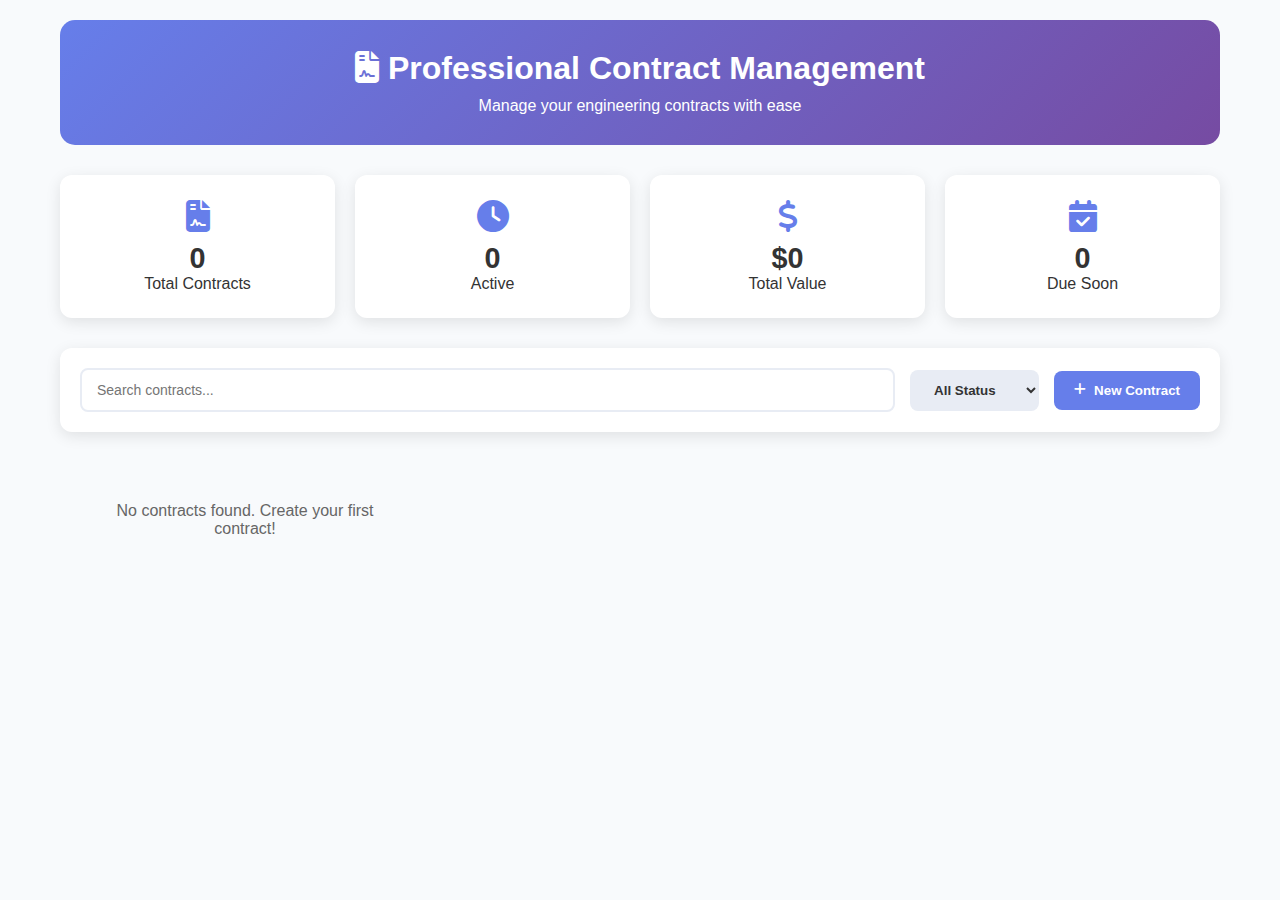
<file: contract_simple_fix.html>
<!DOCTYPE html>
<html lang="en">
<head>
    <meta charset="UTF-8">
    <meta name="viewport" content="width=device-width, initial-scale=1.0">
    <title>Professional Contract Management - Simple Fix</title>
    <link rel="stylesheet" href="https://cdnjs.cloudflare.com/ajax/libs/font-awesome/6.4.0/css/all.min.css">
    <style>
        * {
            margin: 0;
            padding: 0;
            box-sizing: border-box;
        }

        body {
            font-family: 'Segoe UI', Tahoma, Geneva, Verdana, sans-serif;
            background: #f8fafc;
            color: #333;
        }

        .simple-container {
            max-width: 1200px;
            margin: 0 auto;
            padding: 20px;
        }

        .simple-header {
            background: linear-gradient(135deg, #667eea 0%, #764ba2 100%);
            border-radius: 15px;
            padding: 30px;
            color: white;
            margin-bottom: 30px;
            text-align: center;
        }

        .simple-header h1 {
            font-size: 2rem;
            margin-bottom: 10px;
        }

        .simple-stats {
            display: grid;
            grid-template-columns: repeat(auto-fit, minmax(200px, 1fr));
            gap: 20px;
            margin-bottom: 30px;
        }

        .simple-stat-card {
            background: white;
            padding: 25px;
            border-radius: 12px;
            box-shadow: 0 4px 15px rgba(0,0,0,0.1);
            text-align: center;
        }

        .simple-stat-card i {
            font-size: 2rem;
            color: #667eea;
            margin-bottom: 10px;
        }

        .simple-stat-number {
            font-size: 1.8rem;
            font-weight: bold;
            color: #333;
        }

        .simple-controls {
            background: white;
            padding: 20px;
            border-radius: 12px;
            margin-bottom: 30px;
            box-shadow: 0 4px 15px rgba(0,0,0,0.1);
            display: flex;
            gap: 15px;
            align-items: center;
            flex-wrap: wrap;
        }

        .simple-search {
            flex: 1;
            min-width: 300px;
            padding: 12px 15px;
            border: 2px solid #e8ecf4;
            border-radius: 8px;
            font-size: 14px;
        }

        .simple-btn {
            padding: 12px 20px;
            border: none;
            border-radius: 8px;
            font-weight: 600;
            cursor: pointer;
            transition: all 0.3s ease;
            display: flex;
            align-items: center;
            gap: 8px;
        }

        .simple-btn.primary {
            background: #667eea;
            color: white;
        }

        .simple-btn.primary:hover {
            background: #5a67d8;
            transform: translateY(-2px);
        }

        .simple-btn.secondary {
            background: #e8ecf4;
            color: #333;
        }

        .simple-contracts-grid {
            display: grid;
            grid-template-columns: repeat(auto-fill, minmax(350px, 1fr));
            gap: 25px;
        }

        .simple-contract-card {
            background: white;
            border-radius: 12px;
            padding: 25px;
            box-shadow: 0 4px 15px rgba(0,0,0,0.1);
            border-top: 4px solid #667eea;
            transition: all 0.3s ease;
        }

        .simple-contract-card:hover {
            transform: translateY(-5px);
            box-shadow: 0 8px 25px rgba(0,0,0,0.15);
        }

        .simple-contract-card h3 {
            color: #333;
            margin-bottom: 15px;
            font-size: 1.2rem;
        }

        .simple-contract-info {
            margin-bottom: 20px;
        }

        .simple-contract-info div {
            margin-bottom: 8px;
            display: flex;
            align-items: center;
            gap: 10px;
            font-size: 0.9rem;
        }

        .simple-contract-info i {
            color: #667eea;
            width: 16px;
        }

        .simple-contract-actions {
            display: flex;
            gap: 10px;
            border-top: 1px solid #e8ecf4;
            padding-top: 15px;
        }

        .simple-contract-actions .simple-btn {
            flex: 1;
            font-size: 0.8rem;
            padding: 8px 12px;
            justify-content: center;
        }

        .simple-modal {
            display: none;
            position: fixed;
            top: 0;
            left: 0;
            width: 100%;
            height: 100%;
            background: rgba(0,0,0,0.5);
            z-index: 1000;
            align-items: center;
            justify-content: center;
        }

        .simple-modal.active {
            display: flex;
        }

        .simple-modal-content {
            background: white;
            border-radius: 15px;
            padding: 30px;
            max-width: 600px;
            width: 90%;
            max-height: 80vh;
            overflow-y: auto;
        }

        .simple-form-group {
            margin-bottom: 20px;
        }

        .simple-form-group label {
            display: block;
            margin-bottom: 5px;
            font-weight: 600;
            color: #333;
        }

        .simple-form-group input,
        .simple-form-group select,
        .simple-form-group textarea {
            width: 100%;
            padding: 12px;
            border: 2px solid #e8ecf4;
            border-radius: 8px;
            font-size: 14px;
        }

        .simple-form-group input:focus,
        .simple-form-group select:focus,
        .simple-form-group textarea:focus {
            outline: none;
            border-color: #667eea;
        }

        .simple-form-row {
            display: grid;
            grid-template-columns: 1fr 1fr;
            gap: 15px;
        }

        @media (max-width: 768px) {
            .simple-form-row {
                grid-template-columns: 1fr;
            }
            
            .simple-controls {
                flex-direction: column;
                align-items: stretch;
            }
            
            .simple-contracts-grid {
                grid-template-columns: 1fr;
            }
        }

        .simple-notification {
            position: fixed;
            top: 20px;
            right: 20px;
            background: white;
            padding: 15px 20px;
            border-radius: 8px;
            box-shadow: 0 4px 15px rgba(0,0,0,0.15);
            border-left: 4px solid #10b981;
            z-index: 2000;
            display: flex;
            align-items: center;
            gap: 10px;
            animation: slideIn 0.3s ease;
        }

        @keyframes slideIn {
            from { transform: translateX(100%); opacity: 0; }
            to { transform: translateX(0); opacity: 1; }
        }
    </style>
</head>
<body>
    <div class="simple-container">
        <!-- Header -->
        <div class="simple-header">
            <h1><i class="fas fa-file-contract"></i> Professional Contract Management</h1>
            <p>Manage your engineering contracts with ease</p>
        </div>

        <!-- Statistics -->
        <div class="simple-stats">
            <div class="simple-stat-card">
                <i class="fas fa-file-contract"></i>
                <div class="simple-stat-number" id="total-contracts">0</div>
                <div>Total Contracts</div>
            </div>
            <div class="simple-stat-card">
                <i class="fas fa-clock"></i>
                <div class="simple-stat-number" id="active-contracts">0</div>
                <div>Active</div>
            </div>
            <div class="simple-stat-card">
                <i class="fas fa-dollar-sign"></i>
                <div class="simple-stat-number" id="total-value">$0</div>
                <div>Total Value</div>
            </div>
            <div class="simple-stat-card">
                <i class="fas fa-calendar-check"></i>
                <div class="simple-stat-number" id="upcoming-deadlines">0</div>
                <div>Due Soon</div>
            </div>
        </div>

        <!-- Controls -->
        <div class="simple-controls">
            <input type="text" class="simple-search" id="contract-search" placeholder="Search contracts..." onkeyup="filterContracts()">
            <select id="status-filter" onchange="filterContracts()" class="simple-btn secondary">
                <option value="">All Status</option>
                <option value="active">Active</option>
                <option value="completed">Completed</option>
                <option value="pending">Pending</option>
            </select>
            <button class="simple-btn primary" onclick="showModal('contract-modal')">
                <i class="fas fa-plus"></i> New Contract
            </button>
        </div>

        <!-- Contracts Grid -->
        <div class="simple-contracts-grid" id="contracts-list">
            <!-- Contracts will be loaded here -->
        </div>
    </div>

    <!-- Contract Modal -->
    <div id="contract-modal" class="simple-modal">
        <div class="simple-modal-content">
            <h2 style="margin-bottom: 20px;">Create New Contract</h2>
            <form id="contract-form">
                <div class="simple-form-row">
                    <div class="simple-form-group">
                        <label>Contract Title *</label>
                        <input type="text" id="contract-title" required>
                    </div>
                    <div class="simple-form-group">
                        <label>Contract Number *</label>
                        <input type="text" id="contract-number" required>
                    </div>
                </div>
                <div class="simple-form-row">
                    <div class="simple-form-group">
                        <label>Company Name *</label>
                        <input type="text" id="company-name" required>
                    </div>
                    <div class="simple-form-group">
                        <label>Client Name *</label>
                        <input type="text" id="client-name" required>
                    </div>
                </div>
                <div class="simple-form-row">
                    <div class="simple-form-group">
                        <label>Start Date *</label>
                        <input type="date" id="start-date" required>
                    </div>
                    <div class="simple-form-group">
                        <label>End Date *</label>
                        <input type="date" id="end-date" required>
                    </div>
                </div>
                <div class="simple-form-row">
                    <div class="simple-form-group">
                        <label>Project Value *</label>
                        <input type="number" id="project-value" step="0.01" required>
                    </div>
                    <div class="simple-form-group">
                        <label>Status</label>
                        <select id="contract-status">
                            <option value="active">Active</option>
                            <option value="pending">Pending</option>
                            <option value="completed">Completed</option>
                        </select>
                    </div>
                </div>
                <div class="simple-form-group">
                    <label>Description</label>
                    <textarea id="contract-description" rows="3"></textarea>
                </div>
                <div style="display: flex; gap: 10px; margin-top: 30px;">
                    <button type="button" class="simple-btn secondary" onclick="hideModal('contract-modal')" style="flex: 1;">Cancel</button>
                    <button type="button" class="simple-btn primary" onclick="saveContract()" style="flex: 1;">Save Contract</button>
                </div>
            </form>
        </div>
    </div>

    <script>
        // Simple Database
        const getContracts = () => JSON.parse(localStorage.getItem('contracts') || '[]');
        const saveContracts = (contracts) => localStorage.setItem('contracts', JSON.stringify(contracts));

        // Load and display contracts
        function loadContracts() {
            const contracts = getContracts();
            const container = document.getElementById('contracts-list');
            
            if (contracts.length === 0) {
                container.innerHTML = '<div style="text-align: center; padding: 40px; color: #666;">No contracts found. Create your first contract!</div>';
                updateStats();
                return;
            }

            container.innerHTML = contracts.map(contract => `
                <div class="simple-contract-card">
                    <h3>${contract.title}</h3>
                    <div class="simple-contract-info">
                        <div><i class="fas fa-hashtag"></i> <strong>Number:</strong> ${contract.number}</div>
                        <div><i class="fas fa-building"></i> <strong>Company:</strong> ${contract.company}</div>
                        <div><i class="fas fa-user"></i> <strong>Client:</strong> ${contract.client}</div>
                        <div><i class="fas fa-dollar-sign"></i> <strong>Value:</strong> $${parseFloat(contract.value).toLocaleString()}</div>
                        <div><i class="fas fa-calendar"></i> <strong>Period:</strong> ${contract.startDate} to ${contract.endDate}</div>
                        <div><i class="fas fa-flag"></i> <strong>Status:</strong> <span style="color: ${getStatusColor(contract.status)}">${contract.status.toUpperCase()}</span></div>
                    </div>
                    <div class="simple-contract-actions">
                        <button class="simple-btn primary" onclick="viewContract('${contract.id}')">
                            <i class="fas fa-eye"></i> View
                        </button>
                        <button class="simple-btn secondary" onclick="editContract('${contract.id}')">
                            <i class="fas fa-edit"></i> Edit
                        </button>
                        <button class="simple-btn secondary" onclick="deleteContract('${contract.id}')">
                            <i class="fas fa-trash"></i> Delete
                        </button>
                    </div>
                </div>
            `).join('');

            updateStats();
        }

        // Save contract
        function saveContract() {
            const title = document.getElementById('contract-title').value;
            const number = document.getElementById('contract-number').value;
            const company = document.getElementById('company-name').value;
            const client = document.getElementById('client-name').value;
            const startDate = document.getElementById('start-date').value;
            const endDate = document.getElementById('end-date').value;
            const value = document.getElementById('project-value').value;
            const status = document.getElementById('contract-status').value;
            const description = document.getElementById('contract-description').value;

            if (!title || !number || !company || !client || !startDate || !endDate || !value) {
                alert('Please fill all required fields');
                return;
            }

            const contracts = getContracts();
            const newContract = {
                id: Date.now().toString(),
                title,
                number,
                company,
                client,
                startDate,
                endDate,
                value: parseFloat(value),
                status,
                description,
                createdDate: new Date().toISOString()
            };

            contracts.push(newContract);
            saveContracts(contracts);
            loadContracts();
            hideModal('contract-modal');
            clearForm();
            showNotification('Contract created successfully!');
        }

        // Update statistics
        function updateStats() {
            const contracts = getContracts();
            document.getElementById('total-contracts').textContent = contracts.length;
            document.getElementById('active-contracts').textContent = contracts.filter(c => c.status === 'active').length;
            document.getElementById('total-value').textContent = '$' + contracts.reduce((sum, c) => sum + c.value, 0).toLocaleString();
            
            const now = new Date();
            const thirtyDaysFromNow = new Date(now.getTime() + (30 * 24 * 60 * 60 * 1000));
            const upcoming = contracts.filter(c => {
                const endDate = new Date(c.endDate);
                return endDate >= now && endDate <= thirtyDaysFromNow;
            }).length;
            document.getElementById('upcoming-deadlines').textContent = upcoming;
        }

        // Filter contracts
        function filterContracts() {
            const searchTerm = document.getElementById('contract-search').value.toLowerCase();
            const statusFilter = document.getElementById('status-filter').value;
            const contracts = getContracts();
            
            let filtered = contracts.filter(contract => {
                const matchesSearch = contract.title.toLowerCase().includes(searchTerm) ||
                                    contract.number.toLowerCase().includes(searchTerm) ||
                                    contract.company.toLowerCase().includes(searchTerm);
                const matchesStatus = !statusFilter || contract.status === statusFilter;
                return matchesSearch && matchesStatus;
            });

            displayContracts(filtered);
        }

        function displayContracts(contracts) {
            const container = document.getElementById('contracts-list');
            
            if (contracts.length === 0) {
                container.innerHTML = '<div style="text-align: center; padding: 40px; color: #666;">No contracts match your search criteria.</div>';
                return;
            }

            container.innerHTML = contracts.map(contract => `
                <div class="simple-contract-card">
                    <h3>${contract.title}</h3>
                    <div class="simple-contract-info">
                        <div><i class="fas fa-hashtag"></i> <strong>Number:</strong> ${contract.number}</div>
                        <div><i class="fas fa-building"></i> <strong>Company:</strong> ${contract.company}</div>
                        <div><i class="fas fa-user"></i> <strong>Client:</strong> ${contract.client}</div>
                        <div><i class="fas fa-dollar-sign"></i> <strong>Value:</strong> $${parseFloat(contract.value).toLocaleString()}</div>
                        <div><i class="fas fa-calendar"></i> <strong>Period:</strong> ${contract.startDate} to ${contract.endDate}</div>
                        <div><i class="fas fa-flag"></i> <strong>Status:</strong> <span style="color: ${getStatusColor(contract.status)}">${contract.status.toUpperCase()}</span></div>
                    </div>
                    <div class="simple-contract-actions">
                        <button class="simple-btn primary" onclick="viewContract('${contract.id}')">
                            <i class="fas fa-eye"></i> View
                        </button>
                        <button class="simple-btn secondary" onclick="editContract('${contract.id}')">
                            <i class="fas fa-edit"></i> Edit
                        </button>
                        <button class="simple-btn secondary" onclick="deleteContract('${contract.id}')">
                            <i class="fas fa-trash"></i> Delete
                        </button>
                    </div>
                </div>
            `).join('');
        }

        // Contract actions
        function viewContract(id) {
            const contract = getContracts().find(c => c.id === id);
            if (contract) {
                alert(`Contract Details:\n\nTitle: ${contract.title}\nNumber: ${contract.number}\nCompany: ${contract.company}\nClient: ${contract.client}\nValue: $${contract.value.toLocaleString()}\nStatus: ${contract.status}\nPeriod: ${contract.startDate} to ${contract.endDate}\n\nDescription: ${contract.description || 'No description'}`);
            }
        }

        function deleteContract(id) {
            if (confirm('Are you sure you want to delete this contract?')) {
                const contracts = getContracts().filter(c => c.id !== id);
                saveContracts(contracts);
                loadContracts();
                showNotification('Contract deleted successfully!');
            }
        }

        function editContract(id) {
            // For simplicity, just show an alert
            alert('Edit functionality would open the form pre-filled with contract data. This is a simplified version.');
        }

        // Modal functions
        function showModal(id) {
            document.getElementById(id).classList.add('active');
        }

        function hideModal(id) {
            document.getElementById(id).classList.remove('active');
        }

        function clearForm() {
            document.getElementById('contract-form').reset();
        }

        // Utility functions
        function getStatusColor(status) {
            switch(status) {
                case 'active': return '#10b981';
                case 'completed': return '#3b82f6';
                case 'pending': return '#f59e0b';
                default: return '#6b7280';
            }
        }

        function showNotification(message) {
            const notification = document.createElement('div');
            notification.className = 'simple-notification';
            notification.innerHTML = `<i class="fas fa-check-circle" style="color: #10b981;"></i> ${message}`;
            document.body.appendChild(notification);
            
            setTimeout(() => {
                notification.remove();
            }, 3000);
        }

        // Initialize
        document.addEventListener('DOMContentLoaded', function() {
            loadContracts();
            console.log('✅ Simple Contract Management loaded successfully!');
        });

        // Close modal when clicking outside
        document.addEventListener('click', function(e) {
            if (e.target.classList.contains('simple-modal')) {
                hideModal(e.target.id);
            }
        });
    </script>
</body>
</html>
</file>
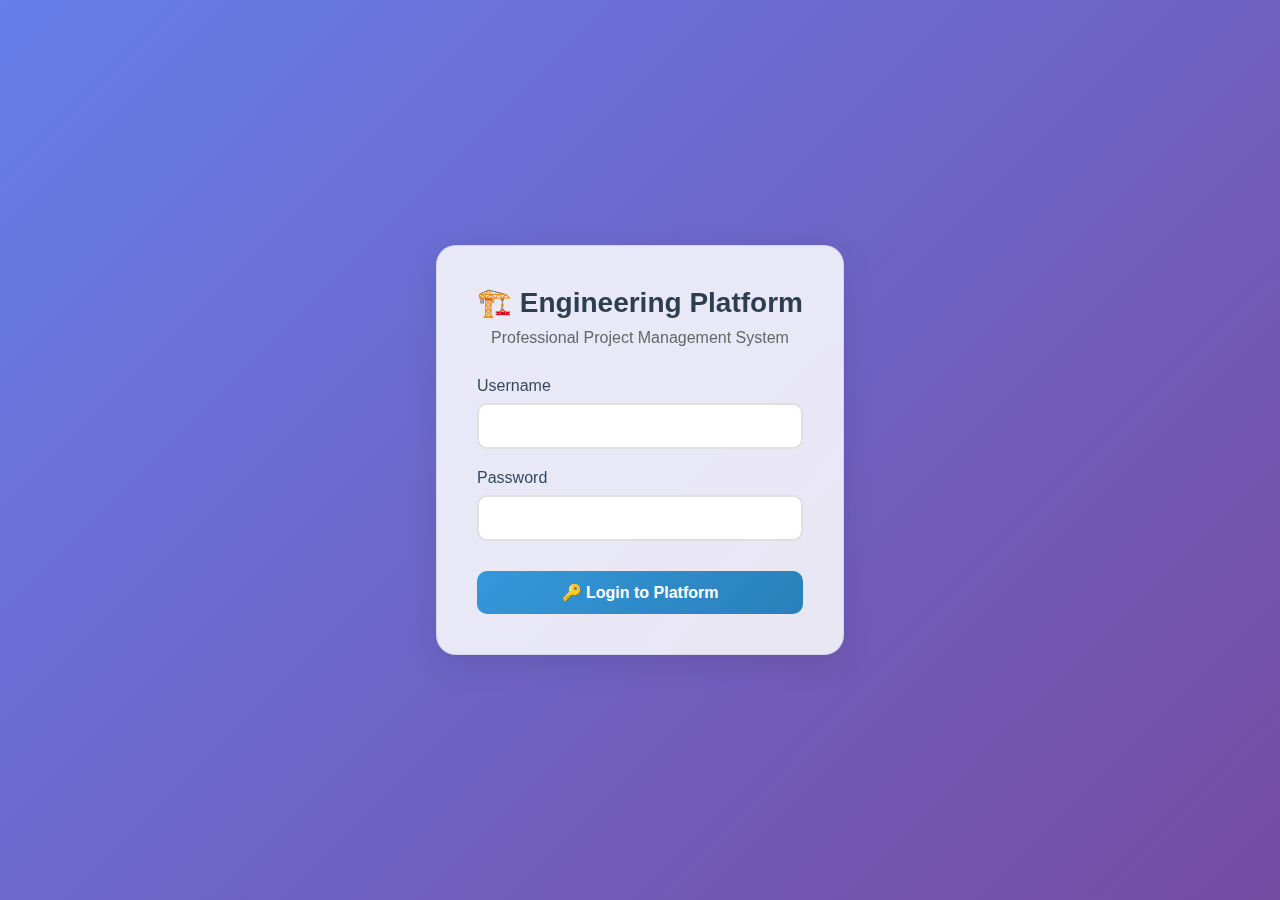
<file: integrated_engineering_platform.html>
<!DOCTYPE html>
<html lang="en">
<head>
    <meta charset="UTF-8">
    <meta name="viewport" content="width=device-width, initial-scale=1.0">
    <title>Engineering Project Platform</title>

    <style>
        :root {
            --primary-color: #2c3e50;
            --secondary-color: #3498db;
            --background-color: #ecf0f1;
            --card-bg: #ffffff;
            --text-color: #34495e;
            --shadow: 0 4px 15px rgba(0, 0, 0, 0.1);
            --border-radius: 8px;
            --success-color: #27ae60;
            --danger-color: #c0392b;
            --warning-color: #f39c12;
            --glass-bg: rgba(255, 255, 255, 0.85);
            --glass-border: rgba(200, 210, 220, 0.7);
        }

        /* Base */
        body {
            font-family: -apple-system, BlinkMacSystemFont, "Segoe UI", Roboto, Helvetica, Arial, sans-serif;
            background: linear-gradient(135deg, #667eea 0%, #764ba2 100%);
            margin: 0;
            color: var(--text-color);
            min-height: 100vh;
            display: flex;
            flex-direction: column;
        }

        /* Page Visibility */
        .page {
            display: none;
            animation: fadeIn 0.4s ease-in-out;
            flex-grow: 1;
        }
        .page.active {
            display: flex;
            flex-direction: column;
        }
        @keyframes fadeIn {
            from { opacity: 0; transform: translateY(15px); }
            to { opacity: 1; transform: translateY(0); }
        }

        /* Layouts */
        .main-container {
            width: 100%;
            max-width: 1800px;
            margin: 0 auto;
            padding: 20px;
            box-sizing: border-box;
        }
        .centered-container {
            justify-content: center;
            align-items: center;
            min-height: 100vh;
        }
        .app-grid {
            display: grid;
            grid-template-columns: 240px 1fr;
            gap: 20px;
            height: calc(100vh - 80px);
        }

        /* Card Style */
        .card {
            background: var(--card-bg);
            padding: 25px;
            border-radius: var(--border-radius);
            box-shadow: var(--shadow);
            margin-bottom: 20px;
            backdrop-filter: blur(10px);
            border: 1px solid var(--glass-border);
        }

        /* Header */
        .header {
            background: var(--card-bg);
            padding: 15px 20px;
            border-bottom: 1px solid #e0e0e0;
            backdrop-filter: blur(10px);
            border-bottom: 1px solid var(--glass-border);
        }

        .header-content {
            max-width: 1800px;
            margin: 0 auto;
            display: flex;
            justify-content: space-between;
            align-items: center;
        }

        .logo {
            font-size: 24px;
            font-weight: bold;
            color: var(--primary-color);
            display: flex;
            align-items: center;
            gap: 10px;
        }

        .nav-tabs {
            display: flex;
            gap: 10px;
        }

        .nav-tabs button {
            padding: 10px 20px;
            border: none;
            background: transparent;
            border-radius: 6px;
            cursor: pointer;
            font-size: 14px;
            transition: all 0.3s ease;
            font-weight: 500;
            display: flex;
            align-items: center;
            gap: 8px;
        }

        .nav-tabs button:hover {
            background: var(--glass-bg);
            transform: translateY(-1px);
        }

        .nav-tabs button.active {
            background: var(--secondary-color);
            color: white;
            transform: translateY(-1px);
        }

        /* Login Page */
        .login-container {
            max-width: 450px;
            margin: 0 auto;
            padding: 40px;
            background: var(--glass-bg);
            border-radius: 20px;
            box-shadow: 0 8px 32px rgba(0, 0, 0, 0.1);
            backdrop-filter: blur(10px);
            border: 1px solid var(--glass-border);
        }

        .login-header {
            text-align: center;
            margin-bottom: 30px;
        }

        .login-title {
            font-size: 28px;
            font-weight: bold;
            margin-bottom: 10px;
            color: var(--primary-color);
        }

        .login-subtitle {
            color: #666;
            font-size: 16px;
        }

        .form-group {
            margin-bottom: 20px;
        }

        .form-group label {
            display: block;
            margin-bottom: 8px;
            font-weight: 500;
            color: var(--text-color);
        }

        .form-group input {
            width: 100%;
            padding: 12px 16px;
            border: 2px solid #e0e0e0;
            border-radius: 10px;
            font-size: 16px;
            transition: border-color 0.3s ease;
            box-sizing: border-box;
        }

        .form-group input:focus {
            outline: none;
            border-color: var(--secondary-color);
        }

        .btn-primary {
            width: 100%;
            padding: 12px;
            background: linear-gradient(135deg, var(--secondary-color), #2980b9);
            color: white;
            border: none;
            border-radius: 10px;
            font-size: 16px;
            font-weight: 600;
            cursor: pointer;
            transition: all 0.3s ease;
            margin-top: 10px;
        }

        .btn-primary:hover {
            transform: translateY(-2px);
            box-shadow: 0 4px 20px rgba(52, 152, 219, 0.3);
        }

        /* Sidebar */
        .sidebar {
            background: var(--card-bg);
            border-radius: var(--border-radius);
            padding: 20px;
            box-shadow: var(--shadow);
            backdrop-filter: blur(10px);
            border: 1px solid var(--glass-border);
        }

        .sidebar-section {
            margin-bottom: 25px;
        }

        .sidebar-section h3 {
            margin: 0 0 15px 0;
            color: var(--primary-color);
            font-size: 16px;
            font-weight: 600;
        }

        .sidebar-button {
            width: 100%;
            padding: 12px 15px;
            background: transparent;
            border: 2px solid #e0e0e0;
            border-radius: 8px;
            cursor: pointer;
            font-size: 14px;
            margin-bottom: 10px;
            transition: all 0.3s ease;
            display: flex;
            align-items: center;
            gap: 10px;
        }

        .sidebar-button:hover {
            background: var(--glass-bg);
            border-color: var(--secondary-color);
            transform: translateY(-1px);
        }

        .sidebar-button.active {
            background: var(--secondary-color);
            color: white;
            border-color: var(--secondary-color);
        }

        /* Main Content */
        .main-content {
            flex: 1;
            display: flex;
            flex-direction: column;
        }

        .content-header {
            display: flex;
            justify-content: space-between;
            align-items: center;
            margin-bottom: 20px;
        }

        .content-title {
            font-size: 24px;
            font-weight: bold;
            color: var(--primary-color);
        }

        /* Dashboard */
        .dashboard-stats {
            display: grid;
            grid-template-columns: repeat(auto-fit, minmax(250px, 1fr));
            gap: 20px;
            margin-bottom: 20px;
        }

        .stat-card {
            background: var(--card-bg);
            padding: 20px;
            border-radius: var(--border-radius);
            box-shadow: var(--shadow);
            display: flex;
            align-items: center;
            gap: 15px;
            backdrop-filter: blur(10px);
            border: 1px solid var(--glass-border);
        }

        .stat-icon {
            width: 50px;
            height: 50px;
            border-radius: 50%;
            display: flex;
            align-items: center;
            justify-content: center;
            font-size: 24px;
            color: white;
        }

        .stat-info h3 {
            margin: 0;
            font-size: 28px;
            font-weight: bold;
            color: var(--primary-color);
        }

        .stat-info p {
            margin: 5px 0 0 0;
            color: #666;
            font-size: 14px;
        }

        /* Table */
        .table-container {
            background: var(--card-bg);
            border-radius: var(--border-radius);
            overflow: hidden;
            box-shadow: var(--shadow);
            backdrop-filter: blur(10px);
            border: 1px solid var(--glass-border);
        }

        .table {
            width: 100%;
            border-collapse: collapse;
        }

        .table th,
        .table td {
            padding: 12px 15px;
            text-align: left;
            border-bottom: 1px solid #e0e0e0;
        }

        .table th {
            background: #f8f9fa;
            font-weight: 600;
            color: var(--primary-color);
        }

        .table tr:hover {
            background: #f8f9fa;
        }

        /* Forms */
        .form-row {
            display: grid;
            grid-template-columns: repeat(auto-fit, minmax(200px, 1fr));
            gap: 15px;
            margin-bottom: 15px;
        }

        .form-control {
            width: 100%;
            padding: 10px 12px;
            border: 2px solid #e0e0e0;
            border-radius: 6px;
            font-size: 14px;
            transition: border-color 0.3s ease;
            box-sizing: border-box;
        }

        .form-control:focus {
            outline: none;
            border-color: var(--secondary-color);
        }

        /* Buttons */
        .btn {
            padding: 10px 20px;
            border: none;
            border-radius: 6px;
            cursor: pointer;
            font-size: 14px;
            font-weight: 500;
            transition: all 0.3s ease;
            display: inline-flex;
            align-items: center;
            gap: 8px;
        }

        .btn-secondary {
            background: #6c757d;
            color: white;
        }

        .btn-success {
            background: var(--success-color);
            color: white;
        }

        .btn-danger {
            background: var(--danger-color);
            color: white;
        }

        .btn-warning {
            background: var(--warning-color);
            color: white;
        }

        .btn:hover {
            transform: translateY(-1px);
            box-shadow: 0 4px 15px rgba(0, 0, 0, 0.2);
        }

        /* Modal */
        .modal {
            display: none;
            position: fixed;
            z-index: 1000;
            left: 0;
            top: 0;
            width: 100%;
            height: 100%;
            background-color: rgba(0, 0, 0, 0.5);
            animation: fadeIn 0.3s ease;
        }

        .modal.active {
            display: flex;
            justify-content: center;
            align-items: center;
        }

        .modal-content {
            background: var(--card-bg);
            padding: 30px;
            border-radius: 15px;
            width: 90%;
            max-width: 500px;
            box-shadow: 0 10px 30px rgba(0, 0, 0, 0.3);
            animation: slideIn 0.3s ease;
        }

        @keyframes slideIn {
            from { transform: translateY(-50px); opacity: 0; }
            to { transform: translateY(0); opacity: 1; }
        }

        .modal-header {
            display: flex;
            justify-content: space-between;
            align-items: center;
            margin-bottom: 20px;
        }

        .modal-title {
            font-size: 20px;
            font-weight: bold;
            color: var(--primary-color);
        }

        .close-modal {
            background: none;
            border: none;
            font-size: 24px;
            cursor: pointer;
            color: #666;
            padding: 0;
            width: 30px;
            height: 30px;
            display: flex;
            align-items: center;
            justify-content: center;
        }

        .close-modal:hover {
            color: var(--danger-color);
        }

        /* Map Container */
        .map-container {
            height: 600px;
            border-radius: var(--border-radius);
            overflow: hidden;
            box-shadow: var(--shadow);
            background: #f0f0f0;
            display: flex;
            align-items: center;
            justify-content: center;
            color: #666;
            font-size: 16px;
        }

        /* Responsive */
        @media (max-width: 768px) {
            .app-grid {
                grid-template-columns: 1fr;
                gap: 10px;
            }
            
            .header-content {
                flex-direction: column;
                gap: 15px;
            }
            
            .nav-tabs {
                flex-wrap: wrap;
                justify-content: center;
            }
            
            .form-row {
                grid-template-columns: 1fr;
            }
            
            .dashboard-stats {
                grid-template-columns: 1fr;
            }
        }

        /* Loading State */
        .loading {
            display: flex;
            justify-content: center;
            align-items: center;
            height: 200px;
        }

        .spinner {
            width: 40px;
            height: 40px;
            border: 4px solid #f3f3f3;
            border-top: 4px solid var(--secondary-color);
            border-radius: 50%;
            animation: spin 1s linear infinite;
        }

        @keyframes spin {
            0% { transform: rotate(0deg); }
            100% { transform: rotate(360deg); }
        }

        /* Notification */
        .notification {
            position: fixed;
            top: 80px;
            right: 20px;
            padding: 12px 20px;
            border-radius: 8px;
            color: white;
            font-size: 13px;
            font-weight: 500;
            z-index: 2000;
            animation: slideIn 0.3s ease;
            background: linear-gradient(135deg, #667eea 0%, #764ba2 100%);
        }

        .notification.success {
            background: linear-gradient(135deg, #27ae60 0%, #2ecc71 100%);
        }

        .notification.error {
            background: linear-gradient(135deg, #c0392b 0%, #e74c3c 100%);
        }

        .notification.warning {
            background: linear-gradient(135deg, #f39c12 0%, #f1c40f 100%);
        }

        /* Dark theme support */
        @media (prefers-color-scheme: dark) {
            :root {
                --background-color: #1a1a1a;
                --card-bg: #2d2d2d;
                --text-color: #e0e0e0;
                --glass-bg: rgba(45, 45, 45, 0.85);
                --glass-border: rgba(80, 80, 80, 0.7);
            }
        }
    </style>
</head>
<body>
    <!-- Login Page -->
    <div id="login-page" class="page centered-container active">
        <div class="login-container">
            <div class="login-header">
                <div class="login-title">🏗️ Engineering Platform</div>
                <div class="login-subtitle">Professional Project Management System</div>
            </div>
            <form id="login-form">
                <div class="form-group">
                    <label for="username">Username</label>
                    <input type="text" id="username" name="username" required>
                </div>
                <div class="form-group">
                    <label for="password">Password</label>
                    <input type="password" id="password" name="password" required>
                </div>
                <button type="submit" class="btn-primary">
                    🔑 Login to Platform
                </button>
            </form>
        </div>
    </div>

    <!-- Main Application -->
    <div id="main-app" class="page">
        <!-- Header -->
        <div class="header">
            <div class="header-content">
                <div class="logo">
                    🏗️ Engineering Platform
                </div>
                <div class="nav-tabs">
                    <button class="nav-tab active" data-tab="dashboard">
                        📊 Dashboard
                    </button>
                    <button class="nav-tab" data-tab="contracts">
                        📋 Contracts
                    </button>
                    <button class="nav-tab" data-tab="projects">
                        🏗️ Projects
                    </button>
                    <button class="nav-tab" data-tab="mapping">
                        🗺️ Mapping
                    </button>
                    <button class="nav-tab" data-tab="reports">
                        📊 Reports
                    </button>
                    <button class="nav-tab" data-tab="settings">
                        ⚙️ Settings
                    </button>
                </div>
            </div>
        </div>

        <!-- Main Content -->
        <div class="main-container">
            <div class="app-grid">
                <!-- Sidebar -->
                <div class="sidebar">
                    <div class="sidebar-section">
                        <h3>📊 Quick Actions</h3>
                        <button class="sidebar-button" onclick="showModal('contract-modal')">
                            ➕ New Contract
                        </button>
                        <button class="sidebar-button" onclick="showModal('project-modal')">
                            🏗️ New Project
                        </button>
                        <button class="sidebar-button" onclick="exportData()">
                            📤 Export Data
                        </button>
                    </div>

                    <div class="sidebar-section">
                        <h3>🔧 Tools</h3>
                        <button class="sidebar-button" onclick="switchTab('mapping')">
                            🗺️ GIS Mapping
                        </button>
                        <button class="sidebar-button" onclick="generateReport()">
                            📊 Generate Report
                        </button>
                        <button class="sidebar-button" onclick="showCalculator()">
                            🧮 Cost Calculator
                        </button>
                    </div>

                    <div class="sidebar-section">
                        <h3>📈 Analytics</h3>
                        <div class="stat-info">
                            <p>Total Projects: <span id="total-projects">0</span></p>
                            <p>Active Contracts: <span id="active-contracts">0</span></p>
                            <p>Completed: <span id="completed-projects">0</span></p>
                        </div>
                    </div>
                </div>

                <!-- Main Content Area -->
                <div class="main-content">
                    <!-- Dashboard Tab -->
                    <div id="dashboard-tab" class="tab-content active">
                        <div class="content-header">
                            <h2 class="content-title">📊 Dashboard</h2>
                            <button class="btn btn-primary" onclick="refreshDashboard()">
                                🔄 Refresh
                            </button>
                        </div>

                        <div class="dashboard-stats">
                            <div class="stat-card">
                                <div class="stat-icon" style="background: linear-gradient(135deg, #667eea 0%, #764ba2 100%);">
                                    📋
                                </div>
                                <div class="stat-info">
                                    <h3 id="total-contracts">0</h3>
                                    <p>Total Contracts</p>
                                </div>
                            </div>
                            <div class="stat-card">
                                <div class="stat-icon" style="background: linear-gradient(135deg, #f093fb 0%, #f5576c 100%);">
                                    🏗️
                                </div>
                                <div class="stat-info">
                                    <h3 id="active-projects">0</h3>
                                    <p>Active Projects</p>
                                </div>
                            </div>
                            <div class="stat-card">
                                <div class="stat-icon" style="background: linear-gradient(135deg, #4facfe 0%, #00f2fe 100%);">
                                    💰
                                </div>
                                <div class="stat-info">
                                    <h3 id="total-revenue">$0</h3>
                                    <p>Total Revenue</p>
                                </div>
                            </div>
                            <div class="stat-card">
                                <div class="stat-icon" style="background: linear-gradient(135deg, #43e97b 0%, #38f9d7 100%);">
                                    ✅
                                </div>
                                <div class="stat-info">
                                    <h3 id="completion-rate">0%</h3>
                                    <p>Completion Rate</p>
                                </div>
                            </div>
                        </div>

                        <div class="card">
                            <h3>📊 Recent Activity</h3>
                            <div id="recent-activity">
                                <div class="loading">
                                    <div class="spinner"></div>
                                </div>
                            </div>
                        </div>
                    </div>

                    <!-- Contracts Tab -->
                    <div id="contracts-tab" class="tab-content">
                        <div class="content-header">
                            <h2 class="content-title">📋 Contract Management</h2>
                            <button class="btn btn-primary" onclick="showModal('contract-modal')">
                                ➕ New Contract
                            </button>
                        </div>

                        <div class="card">
                            <div class="table-container">
                                <table class="table">
                                    <thead>
                                        <tr>
                                            <th>Contract ID</th>
                                            <th>Project Name</th>
                                            <th>Client</th>
                                            <th>Value</th>
                                            <th>Status</th>
                                            <th>Actions</th>
                                        </tr>
                                    </thead>
                                    <tbody id="contracts-table">
                                        <tr>
                                            <td colspan="6" style="text-align: center; padding: 40px;">
                                                No contracts available. Click "New Contract" to get started.
                                            </td>
                                        </tr>
                                    </tbody>
                                </table>
                            </div>
                        </div>
                    </div>

                    <!-- Projects Tab -->
                    <div id="projects-tab" class="tab-content">
                        <div class="content-header">
                            <h2 class="content-title">🏗️ Project Management</h2>
                            <button class="btn btn-primary" onclick="showModal('project-modal')">
                                ➕ New Project
                            </button>
                        </div>

                        <div class="card">
                            <div class="table-container">
                                <table class="table">
                                    <thead>
                                        <tr>
                                            <th>Project ID</th>
                                            <th>Name</th>
                                            <th>Status</th>
                                            <th>Progress</th>
                                            <th>Budget</th>
                                            <th>Actions</th>
                                        </tr>
                                    </thead>
                                    <tbody id="projects-table">
                                        <tr>
                                            <td colspan="6" style="text-align: center; padding: 40px;">
                                                No projects available. Click "New Project" to get started.
                                            </td>
                                        </tr>
                                    </tbody>
                                </table>
                            </div>
                        </div>
                    </div>

                    <!-- Mapping Tab -->
                    <div id="mapping-tab" class="tab-content">
                        <div class="content-header">
                            <h2 class="content-title">🗺️ GIS Mapping</h2>
                            <button class="btn btn-primary" onclick="loadSampleData()">
                                📍 Load Sample Data
                            </button>
                        </div>

                        <div class="card">
                            <div class="map-container">
                                <div>
                                    <h3>🗺️ Interactive Map</h3>
                                    <p>Advanced GIS mapping functionality would be available here</p>
                                    <p>Features would include: GPS tracking, layer management, drawing tools, and spatial analysis</p>
                                </div>
                            </div>
                        </div>
                    </div>

                    <!-- Reports Tab -->
                    <div id="reports-tab" class="tab-content">
                        <div class="content-header">
                            <h2 class="content-title">📊 Reports & Analytics</h2>
                            <button class="btn btn-primary" onclick="generateReport()">
                                📊 Generate Report
                            </button>
                        </div>

                        <div class="card">
                            <h3>📈 Project Performance</h3>
                            <div id="report-content">
                                <div class="loading">
                                    <div class="spinner"></div>
                                </div>
                            </div>
                        </div>
                    </div>

                    <!-- Settings Tab -->
                    <div id="settings-tab" class="tab-content">
                        <div class="content-header">
                            <h2 class="content-title">⚙️ Settings</h2>
                        </div>

                        <div class="card">
                            <h3>🔧 Application Settings</h3>
                            <div class="form-row">
                                <div class="form-group">
                                    <label>Theme</label>
                                    <select class="form-control" id="theme-select">
                                        <option value="light">Light</option>
                                        <option value="dark">Dark</option>
                                        <option value="auto">Auto</option>
                                    </select>
                                </div>
                                <div class="form-group">
                                    <label>Language</label>
                                    <select class="form-control" id="language-select">
                                        <option value="en">English</option>
                                        <option value="es">Spanish</option>
                                        <option value="fr">French</option>
                                    </select>
                                </div>
                            </div>
                            <button class="btn btn-primary" onclick="saveSettings()">
                                💾 Save Settings
                            </button>
                        </div>
                    </div>
                </div>
            </div>
        </div>
    </div>

    <!-- Contract Modal -->
    <div id="contract-modal" class="modal">
        <div class="modal-content">
            <div class="modal-header">
                <h3 class="modal-title">📋 New Contract</h3>
                <button class="close-modal" onclick="hideModal('contract-modal')">×</button>
            </div>
            <form id="contract-form">
                <div class="form-group">
                    <label for="contract-name">Project Name</label>
                    <input type="text" id="contract-name" class="form-control" required>
                </div>
                <div class="form-group">
                    <label for="contract-client">Client</label>
                    <input type="text" id="contract-client" class="form-control" required>
                </div>
                <div class="form-row">
                    <div class="form-group">
                        <label for="contract-value">Contract Value</label>
                        <input type="number" id="contract-value" class="form-control" required>
                    </div>
                    <div class="form-group">
                        <label for="contract-status">Status</label>
                        <select id="contract-status" class="form-control" required>
                            <option value="pending">Pending</option>
                            <option value="active">Active</option>
                            <option value="completed">Completed</option>
                        </select>
                    </div>
                </div>
                <div class="form-group">
                    <label for="contract-description">Description</label>
                    <textarea id="contract-description" class="form-control" rows="3"></textarea>
                </div>
                <div style="display: flex; gap: 10px; justify-content: flex-end;">
                    <button type="button" class="btn btn-secondary" onclick="hideModal('contract-modal')">Cancel</button>
                    <button type="submit" class="btn btn-primary">💾 Save Contract</button>
                </div>
            </form>
        </div>
    </div>

    <!-- Project Modal -->
    <div id="project-modal" class="modal">
        <div class="modal-content">
            <div class="modal-header">
                <h3 class="modal-title">🏗️ New Project</h3>
                <button class="close-modal" onclick="hideModal('project-modal')">×</button>
            </div>
            <form id="project-form">
                <div class="form-group">
                    <label for="project-name">Project Name</label>
                    <input type="text" id="project-name" class="form-control" required>
                </div>
                <div class="form-row">
                    <div class="form-group">
                        <label for="project-budget">Budget</label>
                        <input type="number" id="project-budget" class="form-control" required>
                    </div>
                    <div class="form-group">
                        <label for="project-status">Status</label>
                        <select id="project-status" class="form-control" required>
                            <option value="planning">Planning</option>
                            <option value="in-progress">In Progress</option>
                            <option value="completed">Completed</option>
                            <option value="on-hold">On Hold</option>
                        </select>
                    </div>
                </div>
                <div class="form-group">
                    <label for="project-description">Description</label>
                    <textarea id="project-description" class="form-control" rows="3"></textarea>
                </div>
                <div style="display: flex; gap: 10px; justify-content: flex-end;">
                    <button type="button" class="btn btn-secondary" onclick="hideModal('project-modal')">Cancel</button>
                    <button type="submit" class="btn btn-primary">💾 Save Project</button>
                </div>
            </form>
        </div>
    </div>

    <script>
        // Application Data
        let currentUser = null;
        let contracts = [];
        let projects = [];
        let settings = {
            theme: 'light',
            language: 'en'
        };

        // Initialize Application
        function initializeApp() {
            console.log('🚀 Engineering Platform Initializing...');
            
            // Load saved data from localStorage
            loadSavedData();
            
            // Set up event listeners
            setupEventListeners();
            
            // Load sample data for demonstration
            loadDemoData();
            
            console.log('✅ Application initialized successfully');
        }

        // Setup Event Listeners
        function setupEventListeners() {
            // Login form
            document.getElementById('login-form').addEventListener('submit', handleLogin);
            
            // Navigation tabs
            document.querySelectorAll('.nav-tab').forEach(tab => {
                tab.addEventListener('click', (e) => {
                    const tabName = e.target.dataset.tab;
                    switchTab(tabName);
                });
            });
            
            // Contract form
            document.getElementById('contract-form').addEventListener('submit', handleContractSubmit);
            
            // Project form
            document.getElementById('project-form').addEventListener('submit', handleProjectSubmit);
            
            // Modal close on outside click
            document.querySelectorAll('.modal').forEach(modal => {
                modal.addEventListener('click', (e) => {
                    if (e.target === modal) {
                        hideModal(modal.id);
                    }
                });
            });
        }

        // Authentication
        function handleLogin(e) {
            e.preventDefault();
            const username = document.getElementById('username').value;
            const password = document.getElementById('password').value;
            
            // Simple authentication (in production, use proper authentication)
            if (username && password) {
                currentUser = { username, loginTime: new Date() };
                showNotification('Welcome to Engineering Platform!', 'success');
                
                // Switch to main app
                document.getElementById('login-page').classList.remove('active');
                document.getElementById('main-app').classList.add('active');
                
                // Update dashboard
                updateDashboard();
            } else {
                showNotification('Please enter valid credentials', 'error');
            }
        }

        // Navigation
        function switchTab(tabName) {
            // Update nav tabs
            document.querySelectorAll('.nav-tab').forEach(tab => {
                tab.classList.remove('active');
            });
            document.querySelector(`[data-tab="${tabName}"]`).classList.add('active');
            
            // Update content
            document.querySelectorAll('.tab-content').forEach(content => {
                content.classList.remove('active');
            });
            document.getElementById(`${tabName}-tab`).classList.add('active');
            
            // Special handling for specific tabs
            if (tabName === 'dashboard') {
                updateDashboard();
            } else if (tabName === 'mapping') {
                initializeMapping();
            } else if (tabName === 'reports') {
                loadReports();
            }
        }

        // Dashboard Management
        function updateDashboard() {
            // Update statistics
            document.getElementById('total-contracts').textContent = contracts.length;
            document.getElementById('active-projects').textContent = projects.filter(p => p.status === 'in-progress').length;
            document.getElementById('total-revenue').textContent = `$${formatCurrency(contracts.reduce((sum, c) => sum + c.value, 0))}`;
            
            // Calculate completion rate
            const completedProjects = projects.filter(p => p.status === 'completed').length;
            const completionRate = projects.length > 0 ? (completedProjects / projects.length * 100).toFixed(1) : 0;
            document.getElementById('completion-rate').textContent = `${completionRate}%`;
            
            // Update sidebar stats
            document.getElementById('total-projects').textContent = projects.length;
            document.getElementById('active-contracts').textContent = contracts.filter(c => c.status === 'active').length;
            document.getElementById('completed-projects').textContent = completedProjects;
            
            // Load recent activity
            loadRecentActivity();
        }

        function refreshDashboard() {
            showNotification('Dashboard refreshed', 'info');
            updateDashboard();
        }

        function loadRecentActivity() {
            const activityContainer = document.getElementById('recent-activity');
            const activities = [
                { type: 'contract', message: 'New contract created', time: '2 hours ago' },
                { type: 'project', message: 'Project milestone completed', time: '4 hours ago' },
                { type: 'report', message: 'Monthly report generated', time: '1 day ago' },
                { type: 'user', message: 'New team member added', time: '2 days ago' }
            ];
            
            setTimeout(() => {
                activityContainer.innerHTML = activities.map(activity => `
                    <div style="padding: 10px; border-left: 3px solid var(--secondary-color); margin-bottom: 10px;">
                        <strong>${activity.message}</strong>
                        <div style="color: #666; font-size: 12px;">${activity.time}</div>
                    </div>
                `).join('');
            }, 1000);
        }

        // Contract Management
        function handleContractSubmit(e) {
            e.preventDefault();
            const formData = new FormData(e.target);
            
            const contract = {
                id: generateId(),
                name: document.getElementById('contract-name').value,
                client: document.getElementById('contract-client').value,
                value: parseFloat(document.getElementById('contract-value').value),
                status: document.getElementById('contract-status').value,
                description: document.getElementById('contract-description').value,
                createdAt: new Date()
            };
            
            contracts.push(contract);
            saveData();
            updateContractsTable();
            updateDashboard();
            hideModal('contract-modal');
            
            showNotification('Contract created successfully!', 'success');
            e.target.reset();
        }

        function updateContractsTable() {
            const tableBody = document.getElementById('contracts-table');
            
            if (contracts.length === 0) {
                tableBody.innerHTML = `
                    <tr>
                        <td colspan="6" style="text-align: center; padding: 40px;">
                            No contracts available. Click "New Contract" to get started.
                        </td>
                    </tr>
                `;
                return;
            }
            
            tableBody.innerHTML = contracts.map(contract => `
                <tr>
                    <td>${contract.id}</td>
                    <td>${contract.name}</td>
                    <td>${contract.client}</td>
                    <td>$${formatCurrency(contract.value)}</td>
                    <td>
                        <span class="badge badge-${getStatusColor(contract.status)}">
                            ${contract.status.toUpperCase()}
                        </span>
                    </td>
                    <td>
                        <button class="btn btn-sm btn-primary" onclick="editContract('${contract.id}')">✏️</button>
                        <button class="btn btn-sm btn-danger" onclick="deleteContract('${contract.id}')">🗑️</button>
                    </td>
                </tr>
            `).join('');
        }

        // Project Management
        function handleProjectSubmit(e) {
            e.preventDefault();
            
            const project = {
                id: generateId(),
                name: document.getElementById('project-name').value,
                budget: parseFloat(document.getElementById('project-budget').value),
                status: document.getElementById('project-status').value,
                description: document.getElementById('project-description').value,
                progress: 0,
                createdAt: new Date()
            };
            
            projects.push(project);
            saveData();
            updateProjectsTable();
            updateDashboard();
            hideModal('project-modal');
            
            showNotification('Project created successfully!', 'success');
            e.target.reset();
        }

        function updateProjectsTable() {
            const tableBody = document.getElementById('projects-table');
            
            if (projects.length === 0) {
                tableBody.innerHTML = `
                    <tr>
                        <td colspan="6" style="text-align: center; padding: 40px;">
                            No projects available. Click "New Project" to get started.
                        </td>
                    </tr>
                `;
                return;
            }
            
            tableBody.innerHTML = projects.map(project => `
                <tr>
                    <td>${project.id}</td>
                    <td>${project.name}</td>
                    <td>
                        <span class="badge badge-${getStatusColor(project.status)}">
                            ${project.status.toUpperCase()}
                        </span>
                    </td>
                    <td>
                        <div class="progress-bar">
                            <div class="progress-fill" style="width: ${project.progress}%"></div>
                        </div>
                        ${project.progress}%
                    </td>
                    <td>$${formatCurrency(project.budget)}</td>
                    <td>
                        <button class="btn btn-sm btn-primary" onclick="editProject('${project.id}')">✏️</button>
                        <button class="btn btn-sm btn-danger" onclick="deleteProject('${project.id}')">🗑️</button>
                    </td>
                </tr>
            `).join('');
        }

        // Mapping Functions
        function initializeMapping() {
            showNotification('GIS mapping system initialized', 'info');
        }

        function loadSampleData() {
            showNotification('Sample GIS data loaded', 'success');
        }

        // Reports
        function loadReports() {
            const reportContent = document.getElementById('report-content');
            
            setTimeout(() => {
                reportContent.innerHTML = `
                    <div class="dashboard-stats">
                        <div class="stat-card">
                            <div class="stat-icon" style="background: linear-gradient(135deg, #667eea 0%, #764ba2 100%);">
                                📊
                            </div>
                            <div class="stat-info">
                                <h3>85%</h3>
                                <p>Project Success Rate</p>
                            </div>
                        </div>
                        <div class="stat-card">
                            <div class="stat-icon" style="background: linear-gradient(135deg, #f093fb 0%, #f5576c 100%);">
                                ⏱️
                            </div>
                            <div class="stat-info">
                                <h3>12.5</h3>
                                <p>Avg. Project Duration (months)</p>
                            </div>
                        </div>
                    </div>
                    <div class="card">
                        <h4>📈 Monthly Performance</h4>
                        <p>Detailed analytics and performance metrics would be displayed here with interactive charts.</p>
                    </div>
                `;
            }, 1000);
        }

        function generateReport() {
            showNotification('Generating comprehensive report...', 'info');
            setTimeout(() => {
                showNotification('Report generated successfully!', 'success');
            }, 2000);
        }

        // Modal Management
        function showModal(modalId) {
            document.getElementById(modalId).classList.add('active');
        }

        function hideModal(modalId) {
            document.getElementById(modalId).classList.remove('active');
        }

        // Settings
        function saveSettings() {
            const theme = document.getElementById('theme-select').value;
            const language = document.getElementById('language-select').value;
            
            settings = { theme, language };
            saveData();
            showNotification('Settings saved successfully!', 'success');
        }

        function showCalculator() {
            showNotification('Cost calculator opened', 'info');
        }

        // Utility Functions
        function generateId() {
            return 'ID' + Math.random().toString(36).substr(2, 9).toUpperCase();
        }

        function formatCurrency(amount) {
            return new Intl.NumberFormat('en-US', {
                minimumFractionDigits: 0,
                maximumFractionDigits: 0
            }).format(amount);
        }

        function getStatusColor(status) {
            const colors = {
                'pending': 'warning',
                'active': 'success',
                'completed': 'success',
                'planning': 'info',
                'in-progress': 'primary',
                'on-hold': 'warning'
            };
            return colors[status] || 'secondary';
        }

        function showNotification(message, type = 'info') {
            const notification = document.createElement('div');
            notification.className = `notification ${type}`;
            notification.innerHTML = `
                <div style="display: flex; align-items: center; gap: 10px;">
                    <span>${getNotificationIcon(type)}</span>
                    <span>${message}</span>
                </div>
            `;
            
            document.body.appendChild(notification);
            
            setTimeout(() => {
                if (notification.parentElement) {
                    notification.remove();
                }
            }, 4000);
        }

        function getNotificationIcon(type) {
            const icons = {
                'success': '✅',
                'error': '❌',
                'warning': '⚠️',
                'info': 'ℹ️'
            };
            return icons[type] || '📢';
        }

        // Data Management
        function saveData() {
            localStorage.setItem('engineering_platform_data', JSON.stringify({
                contracts,
                projects,
                settings,
                currentUser
            }));
        }

        function loadSavedData() {
            const saved = localStorage.getItem('engineering_platform_data');
            if (saved) {
                const data = JSON.parse(saved);
                contracts = data.contracts || [];
                projects = data.projects || [];
                settings = data.settings || { theme: 'light', language: 'en' };
                currentUser = data.currentUser || null;
            }
        }

        function loadDemoData() {
            if (contracts.length === 0) {
                contracts = [
                    {
                        id: 'CON001',
                        name: 'Highway Bridge Construction',
                        client: 'City Transportation Dept',
                        value: 2500000,
                        status: 'active',
                        description: 'Construction of new highway bridge',
                        createdAt: new Date('2024-01-15')
                    },
                    {
                        id: 'CON002',
                        name: 'Office Building Renovation',
                        client: 'ABC Corporation',
                        value: 850000,
                        status: 'completed',
                        description: 'Complete renovation of office building',
                        createdAt: new Date('2024-02-01')
                    }
                ];
            }
            
            if (projects.length === 0) {
                projects = [
                    {
                        id: 'PRJ001',
                        name: 'Bridge Construction Phase 1',
                        budget: 1200000,
                        status: 'in-progress',
                        description: 'Foundation and support structure',
                        progress: 65,
                        createdAt: new Date('2024-01-20')
                    },
                    {
                        id: 'PRJ002',
                        name: 'Office Renovation - Floor 1',
                        budget: 425000,
                        status: 'completed',
                        description: 'First floor renovation',
                        progress: 100,
                        createdAt: new Date('2024-02-05')
                    }
                ];
            }
            
            updateContractsTable();
            updateProjectsTable();
        }

        function exportData() {
            const data = {
                contracts,
                projects,
                exportDate: new Date().toISOString()
            };
            
            const blob = new Blob([JSON.stringify(data, null, 2)], { type: 'application/json' });
            const url = URL.createObjectURL(blob);
            const a = document.createElement('a');
            a.href = url;
            a.download = `engineering_platform_data_${new Date().toISOString().split('T')[0]}.json`;
            a.click();
            URL.revokeObjectURL(url);
            
            showNotification('Data exported successfully!', 'success');
        }

        function editContract(id) {
            showNotification('Edit contract functionality would open here', 'info');
        }

        function deleteContract(id) {
            if (confirm('Are you sure you want to delete this contract?')) {
                contracts = contracts.filter(c => c.id !== id);
                saveData();
                updateContractsTable();
                updateDashboard();
                showNotification('Contract deleted successfully!', 'success');
            }
        }

        function editProject(id) {
            showNotification('Edit project functionality would open here', 'info');
        }

        function deleteProject(id) {
            if (confirm('Are you sure you want to delete this project?')) {
                projects = projects.filter(p => p.id !== id);
                saveData();
                updateProjectsTable();
                updateDashboard();
                showNotification('Project deleted successfully!', 'success');
            }
        }

        // Initialize application when DOM is loaded
        document.addEventListener('DOMContentLoaded', initializeApp);
    </script>
</body>
</html>
</file>
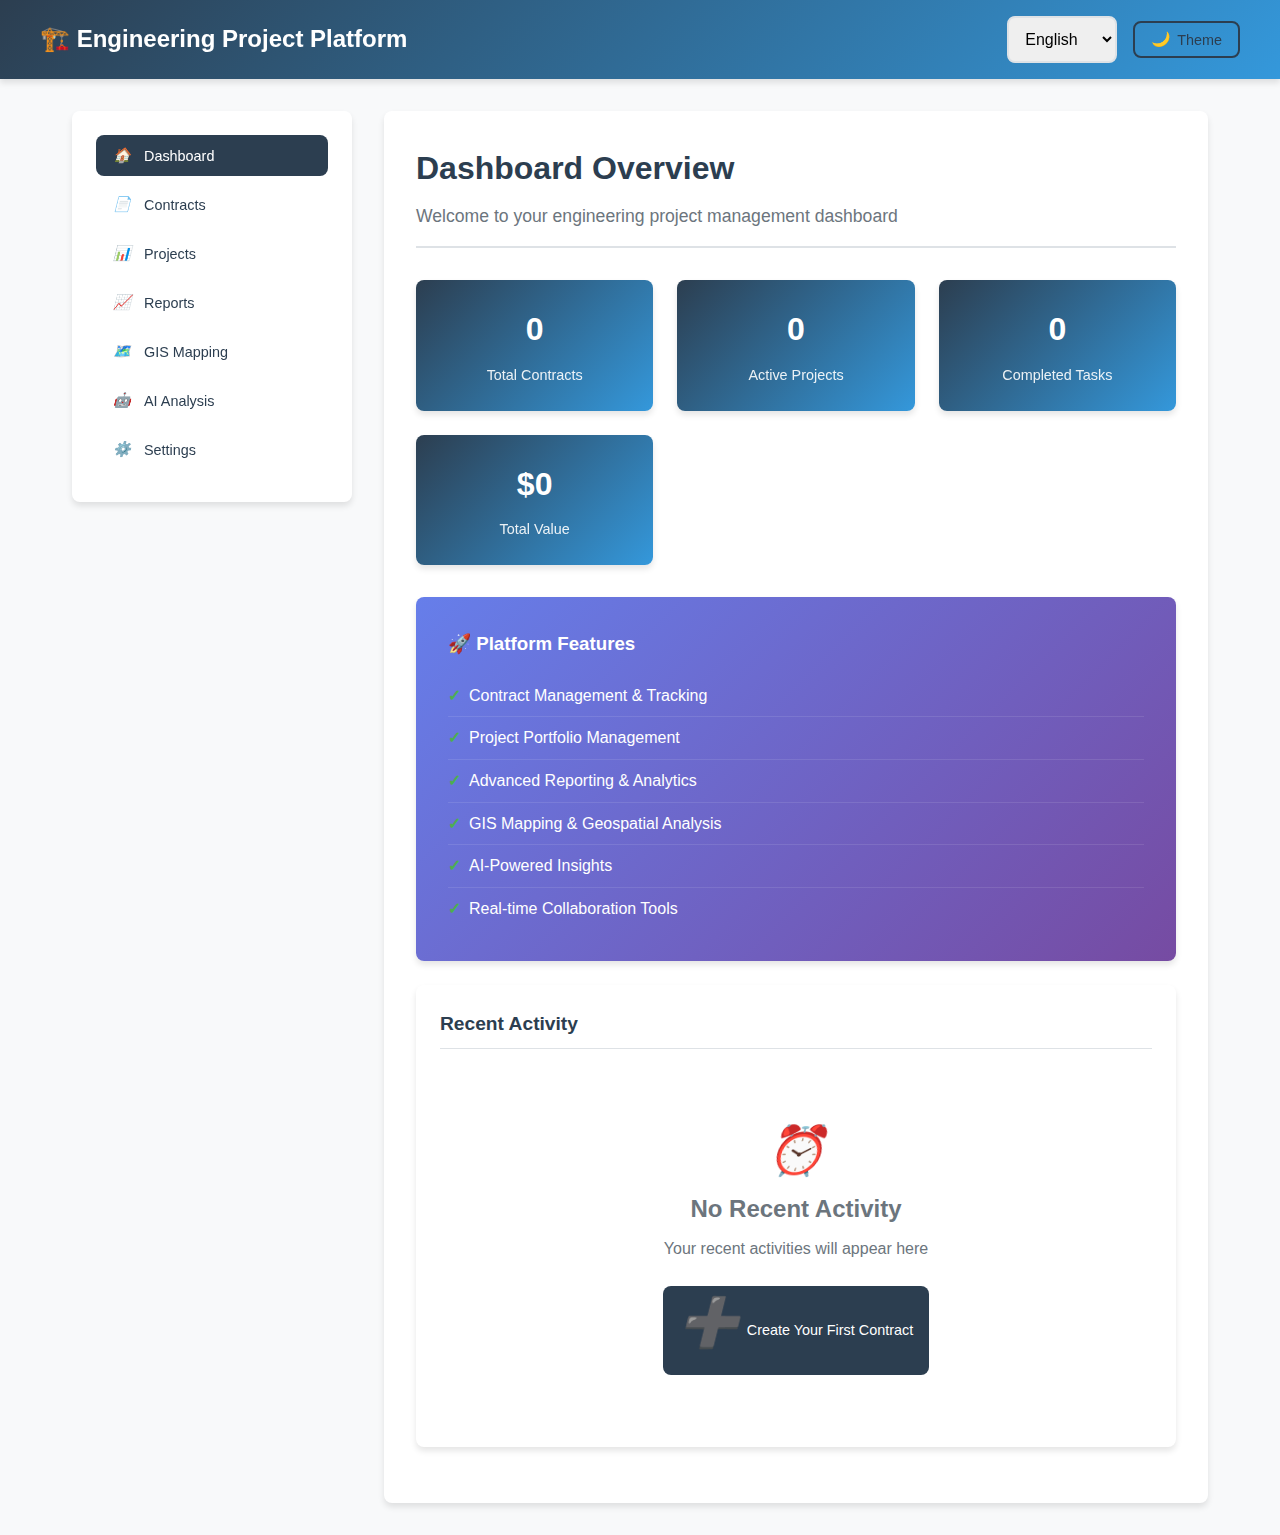
<file: self_contained_engineering_platform.html>
<!DOCTYPE html>
<html lang="en">
<head>
    <meta charset="UTF-8">
    <meta name="viewport" content="width=device-width, initial-scale=1.0">
    <title>Self-Contained Engineering Project Platform</title>
    
    <style>
        :root {
            --primary-color: #2c3e50;
            --secondary-color: #3498db;
            --accent-color: #e74c3c;
            --success-color: #27ae60;
            --warning-color: #f39c12;
            --background-color: #f8f9fa;
            --card-bg: #ffffff;
            --text-color: #2c3e50;
            --border-color: #dee2e6;
            --shadow: 0 4px 6px rgba(0, 0, 0, 0.1);
            --border-radius: 8px;
            --transition: all 0.3s ease;
        }

        * {
            margin: 0;
            padding: 0;
            box-sizing: border-box;
        }

        body {
            font-family: 'Segoe UI', Tahoma, Geneva, Verdana, sans-serif;
            background-color: var(--background-color);
            color: var(--text-color);
            line-height: 1.6;
        }

        /* Font Awesome Icons (embedded) */
        .fas {
            font-family: 'Font Awesome 5 Free';
            font-weight: 900;
        }

        .fa-home:before { content: "🏠"; }
        .fa-file-contract:before { content: "📄"; }
        .fa-project-diagram:before { content: "📊"; }
        .fa-chart-bar:before { content: "📈"; }
        .fa-map:before { content: "🗺️"; }
        .fa-robot:before { content: "🤖"; }
        .fa-cogs:before { content: "⚙️"; }
        .fa-plus:before { content: "➕"; }
        .fa-download:before { content: "⬇️"; }
        .fa-edit:before { content: "✏️"; }
        .fa-trash:before { content: "🗑️"; }
        .fa-times:before { content: "❌"; }
        .fa-check-circle:before { content: "✅"; }
        .fa-exclamation-circle:before { content: "⚠️"; }
        .fa-info-circle:before { content: "ℹ️"; }
        .fa-hashtag:before { content: "#"; }
        .fa-user:before { content: "👤"; }
        .fa-dollar-sign:before { content: "$"; }
        .fa-calendar:before { content: "📅"; }
        .fa-flag:before { content: "🏁"; }
        .fa-clock:before { content: "⏰"; }
        .fa-moon:before { content: "🌙"; }

        /* Header Styles */
        .header {
            background: linear-gradient(135deg, var(--primary-color), var(--secondary-color));
            color: white;
            padding: 1rem 2rem;
            box-shadow: var(--shadow);
            position: sticky;
            top: 0;
            z-index: 1000;
        }

        .header-content {
            display: flex;
            justify-content: space-between;
            align-items: center;
            max-width: 1200px;
            margin: 0 auto;
        }

        .header h1 {
            font-size: 1.5rem;
            font-weight: 700;
        }

        .header-actions {
            display: flex;
            gap: 1rem;
            align-items: center;
        }

        /* Main Layout */
        .main-layout {
            display: flex;
            min-height: calc(100vh - 80px);
            max-width: 1200px;
            margin: 0 auto;
            gap: 2rem;
            padding: 2rem;
        }

        /* Sidebar */
        .sidebar {
            width: 280px;
            background: var(--card-bg);
            border-radius: var(--border-radius);
            padding: 1.5rem;
            box-shadow: var(--shadow);
            height: fit-content;
            position: sticky;
            top: 100px;
        }

        .nav-menu {
            list-style: none;
        }

        .nav-item {
            margin-bottom: 0.5rem;
        }

        .nav-btn {
            width: 100%;
            padding: 0.75rem 1rem;
            border: none;
            background: none;
            color: var(--text-color);
            text-align: left;
            border-radius: var(--border-radius);
            cursor: pointer;
            transition: var(--transition);
            display: flex;
            align-items: center;
            gap: 0.75rem;
            font-size: 0.9rem;
        }

        .nav-btn:hover {
            background: var(--background-color);
            color: var(--primary-color);
        }

        .nav-btn.active {
            background: var(--primary-color);
            color: white;
        }

        .nav-btn i {
            width: 20px;
            text-align: center;
        }

        /* Main Content */
        .main-content {
            flex: 1;
            background: var(--card-bg);
            border-radius: var(--border-radius);
            padding: 2rem;
            box-shadow: var(--shadow);
        }

        .page {
            display: none;
            animation: fadeIn 0.3s ease;
        }

        .page.active {
            display: block;
        }

        @keyframes fadeIn {
            from { opacity: 0; transform: translateY(10px); }
            to { opacity: 1; transform: translateY(0); }
        }

        /* Page Headers */
        .page-header {
            margin-bottom: 2rem;
            padding-bottom: 1rem;
            border-bottom: 2px solid var(--border-color);
        }

        .page-title {
            font-size: 2rem;
            font-weight: 700;
            color: var(--primary-color);
            margin-bottom: 0.5rem;
        }

        .page-subtitle {
            color: #6c757d;
            font-size: 1.1rem;
        }

        /* Buttons */
        .btn {
            padding: 0.5rem 1rem;
            border: none;
            border-radius: var(--border-radius);
            cursor: pointer;
            font-size: 0.9rem;
            font-weight: 500;
            transition: var(--transition);
            display: inline-flex;
            align-items: center;
            gap: 0.5rem;
            text-decoration: none;
        }

        .btn-primary {
            background: var(--primary-color);
            color: white;
        }

        .btn-primary:hover {
            background: #1a252f;
        }

        .btn-secondary {
            background: var(--secondary-color);
            color: white;
        }

        .btn-secondary:hover {
            background: #2980b9;
        }

        .btn-success {
            background: var(--success-color);
            color: white;
        }

        .btn-success:hover {
            background: #229954;
        }

        .btn-danger {
            background: var(--accent-color);
            color: white;
        }

        .btn-danger:hover {
            background: #c0392b;
        }

        .btn-outline {
            background: transparent;
            color: var(--primary-color);
            border: 2px solid var(--primary-color);
        }

        .btn-outline:hover {
            background: var(--primary-color);
            color: white;
        }

        /* Cards */
        .card {
            background: var(--card-bg);
            border-radius: var(--border-radius);
            padding: 1.5rem;
            box-shadow: var(--shadow);
            margin-bottom: 1.5rem;
        }

        .card-header {
            display: flex;
            justify-content: space-between;
            align-items: center;
            margin-bottom: 1rem;
            padding-bottom: 0.5rem;
            border-bottom: 1px solid var(--border-color);
        }

        .card-title {
            font-size: 1.2rem;
            font-weight: 600;
            color: var(--primary-color);
        }

        /* Forms */
        .form-group {
            margin-bottom: 1.5rem;
        }

        .form-label {
            display: block;
            margin-bottom: 0.5rem;
            font-weight: 500;
            color: var(--text-color);
        }

        .form-input,
        .form-select,
        .form-textarea {
            width: 100%;
            padding: 0.75rem;
            border: 2px solid var(--border-color);
            border-radius: var(--border-radius);
            font-size: 1rem;
            transition: var(--transition);
        }

        .form-input:focus,
        .form-select:focus,
        .form-textarea:focus {
            outline: none;
            border-color: var(--primary-color);
            box-shadow: 0 0 0 3px rgba(44, 62, 80, 0.1);
        }

        .form-row {
            display: grid;
            grid-template-columns: 1fr 1fr;
            gap: 1rem;
        }

        .form-group.full-width {
            grid-column: 1 / -1;
        }

        /* Tables */
        .table-container {
            overflow-x: auto;
            border-radius: var(--border-radius);
            box-shadow: var(--shadow);
        }

        .table {
            width: 100%;
            border-collapse: collapse;
            background: var(--card-bg);
        }

        .table th,
        .table td {
            padding: 1rem;
            text-align: left;
            border-bottom: 1px solid var(--border-color);
        }

        .table th {
            background: var(--primary-color);
            color: white;
            font-weight: 600;
        }

        .table tr:hover {
            background: var(--background-color);
        }

        /* Modals */
        .modal {
            display: none;
            position: fixed;
            top: 0;
            left: 0;
            width: 100%;
            height: 100%;
            background: rgba(0, 0, 0, 0.5);
            z-index: 2000;
            justify-content: center;
            align-items: center;
        }

        .modal.active {
            display: flex;
        }

        .modal-content {
            background: var(--card-bg);
            border-radius: var(--border-radius);
            width: 90%;
            max-width: 600px;
            max-height: 90vh;
            overflow-y: auto;
            position: relative;
        }

        .modal-header {
            background: var(--primary-color);
            color: white;
            padding: 1.5rem;
            display: flex;
            justify-content: space-between;
            align-items: center;
        }

        .modal-title {
            font-size: 1.3rem;
            font-weight: 600;
        }

        .modal-close {
            background: none;
            border: none;
            color: white;
            font-size: 1.5rem;
            cursor: pointer;
            padding: 0.5rem;
            border-radius: var(--border-radius);
        }

        .modal-close:hover {
            background: rgba(255, 255, 255, 0.1);
        }

        .modal-body {
            padding: 2rem;
        }

        .modal-footer {
            padding: 1rem 2rem;
            border-top: 1px solid var(--border-color);
            display: flex;
            gap: 1rem;
            justify-content: flex-end;
        }

        /* Stats Grid */
        .stats-grid {
            display: grid;
            grid-template-columns: repeat(auto-fit, minmax(200px, 1fr));
            gap: 1.5rem;
            margin-bottom: 2rem;
        }

        .stat-card {
            background: linear-gradient(135deg, var(--primary-color), var(--secondary-color));
            color: white;
            padding: 1.5rem;
            border-radius: var(--border-radius);
            text-align: center;
            box-shadow: var(--shadow);
        }

        .stat-number {
            font-size: 2rem;
            font-weight: 700;
            margin-bottom: 0.5rem;
        }

        .stat-label {
            font-size: 0.9rem;
            opacity: 0.9;
        }

        /* Contract Cards */
        .contracts-grid {
            display: grid;
            grid-template-columns: repeat(auto-fill, minmax(350px, 1fr));
            gap: 1.5rem;
        }

        .contract-card {
            background: var(--card-bg);
            border-radius: var(--border-radius);
            padding: 1.5rem;
            box-shadow: var(--shadow);
            transition: var(--transition);
            border-left: 4px solid var(--primary-color);
        }

        .contract-card:hover {
            transform: translateY(-2px);
            box-shadow: 0 8px 25px rgba(0, 0, 0, 0.15);
        }

        .contract-title {
            font-size: 1.2rem;
            font-weight: 600;
            margin-bottom: 1rem;
            color: var(--primary-color);
        }

        .contract-info {
            margin-bottom: 1.5rem;
        }

        .contract-info-item {
            display: flex;
            align-items: center;
            gap: 0.5rem;
            margin-bottom: 0.5rem;
            font-size: 0.9rem;
        }

        .contract-info-item i {
            width: 20px;
            color: var(--secondary-color);
        }

        .contract-actions {
            display: flex;
            gap: 0.5rem;
        }

        .contract-actions .btn {
            font-size: 0.8rem;
            padding: 0.4rem 0.8rem;
        }

        /* Map Container */
        .map-container {
            height: 400px;
            border-radius: var(--border-radius);
            overflow: hidden;
            box-shadow: var(--shadow);
            background: #e8f4f8;
            display: flex;
            align-items: center;
            justify-content: center;
            color: var(--text-color);
            font-size: 1.2rem;
        }

        /* Notifications */
        .notification {
            position: fixed;
            top: 100px;
            right: 20px;
            padding: 1rem 1.5rem;
            background: var(--card-bg);
            border-radius: var(--border-radius);
            box-shadow: var(--shadow);
            border-left: 4px solid var(--success-color);
            z-index: 2000;
            animation: slideIn 0.3s ease;
            min-width: 300px;
        }

        .notification.error {
            border-left-color: var(--accent-color);
        }

        .notification.warning {
            border-left-color: var(--warning-color);
        }

        .notification.info {
            border-left-color: var(--secondary-color);
        }

        @keyframes slideIn {
            from { transform: translateX(100%); opacity: 0; }
            to { transform: translateX(0); opacity: 1; }
        }

        /* Empty State */
        .empty-state {
            text-align: center;
            padding: 3rem;
            color: #6c757d;
        }

        .empty-state i {
            font-size: 3rem;
            color: var(--border-color);
            margin-bottom: 1rem;
        }

        .empty-state h3 {
            font-size: 1.5rem;
            margin-bottom: 0.5rem;
        }

        .empty-state p {
            margin-bottom: 1.5rem;
        }

        /* Status Indicators */
        .status-active {
            color: var(--success-color);
            font-weight: 600;
        }

        .status-pending {
            color: var(--warning-color);
            font-weight: 600;
        }

        .status-completed {
            color: var(--primary-color);
            font-weight: 600;
        }

        /* Loading Spinner */
        .loading-spinner {
            border: 4px solid var(--border-color);
            border-top: 4px solid var(--primary-color);
            border-radius: 50%;
            width: 40px;
            height: 40px;
            animation: spin 1s linear infinite;
            margin: 20px auto;
        }

        @keyframes spin {
            0% { transform: rotate(0deg); }
            100% { transform: rotate(360deg); }
        }

        /* Responsive Design */
        @media (max-width: 768px) {
            .main-layout {
                flex-direction: column;
                padding: 1rem;
            }

            .sidebar {
                width: 100%;
                position: static;
            }

            .form-row {
                grid-template-columns: 1fr;
            }

            .contracts-grid {
                grid-template-columns: 1fr;
            }

            .stats-grid {
                grid-template-columns: 1fr;
            }

            .header-content {
                flex-direction: column;
                gap: 1rem;
            }

            .nav-menu {
                display: flex;
                flex-wrap: wrap;
                gap: 0.5rem;
            }

            .nav-item {
                margin-bottom: 0;
            }

            .nav-btn {
                flex: 1;
                min-width: 120px;
            }
        }

        /* Additional Enhancements */
        .feature-card {
            background: linear-gradient(135deg, #667eea 0%, #764ba2 100%);
            color: white;
            padding: 2rem;
            border-radius: var(--border-radius);
            margin-bottom: 1.5rem;
            box-shadow: var(--shadow);
        }

        .feature-card h3 {
            margin-bottom: 1rem;
        }

        .feature-list {
            list-style: none;
            padding: 0;
        }

        .feature-list li {
            padding: 0.5rem 0;
            border-bottom: 1px solid rgba(255, 255, 255, 0.1);
        }

        .feature-list li:last-child {
            border-bottom: none;
        }

        .feature-list li:before {
            content: "✓";
            color: #4CAF50;
            font-weight: bold;
            margin-right: 0.5rem;
        }

        .progress-bar {
            background: var(--border-color);
            border-radius: 10px;
            overflow: hidden;
            height: 8px;
            margin-top: 0.5rem;
        }

        .progress-fill {
            background: linear-gradient(90deg, var(--success-color), var(--secondary-color));
            height: 100%;
            transition: width 0.3s ease;
        }

        .badge {
            display: inline-block;
            padding: 0.25rem 0.5rem;
            background: var(--secondary-color);
            color: white;
            border-radius: 12px;
            font-size: 0.75rem;
            font-weight: 600;
        }

        .badge.success {
            background: var(--success-color);
        }

        .badge.warning {
            background: var(--warning-color);
        }

        .badge.danger {
            background: var(--accent-color);
        }
    </style>
</head>
<body>
    <header class="header">
        <div class="header-content">
            <h1 id="app-title">🏗️ Engineering Project Platform</h1>
            <div class="header-actions">
                <select id="language-select" class="form-select" style="width: auto;">
                    <option value="en">English</option>
                    <option value="es">Español</option>
                    <option value="fr">Français</option>
                </select>
                <button class="btn btn-outline" onclick="toggleTheme()">
                    <i class="fas fa-moon"></i>
                    Theme
                </button>
            </div>
        </div>
    </header>

    <div class="main-layout">
        <aside class="sidebar">
            <nav>
                <ul class="nav-menu">
                    <li class="nav-item">
                        <button class="nav-btn active" onclick="showPage('dashboard')">
                            <i class="fas fa-home"></i>
                            Dashboard
                        </button>
                    </li>
                    <li class="nav-item">
                        <button class="nav-btn" onclick="showPage('contracts')">
                            <i class="fas fa-file-contract"></i>
                            Contracts
                        </button>
                    </li>
                    <li class="nav-item">
                        <button class="nav-btn" onclick="showPage('projects')">
                            <i class="fas fa-project-diagram"></i>
                            Projects
                        </button>
                    </li>
                    <li class="nav-item">
                        <button class="nav-btn" onclick="showPage('reports')">
                            <i class="fas fa-chart-bar"></i>
                            Reports
                        </button>
                    </li>
                    <li class="nav-item">
                        <button class="nav-btn" onclick="showPage('map')">
                            <i class="fas fa-map"></i>
                            GIS Mapping
                        </button>
                    </li>
                    <li class="nav-item">
                        <button class="nav-btn" onclick="showPage('ai')">
                            <i class="fas fa-robot"></i>
                            AI Analysis
                        </button>
                    </li>
                    <li class="nav-item">
                        <button class="nav-btn" onclick="showPage('settings')">
                            <i class="fas fa-cogs"></i>
                            Settings
                        </button>
                    </li>
                </ul>
            </nav>
        </aside>

        <main class="main-content">
            <!-- Dashboard Page -->
            <div id="dashboard-page" class="page active">
                <div class="page-header">
                    <h2 class="page-title">Dashboard Overview</h2>
                    <p class="page-subtitle">Welcome to your engineering project management dashboard</p>
                </div>

                <div class="stats-grid">
                    <div class="stat-card">
                        <div class="stat-number" id="total-contracts">0</div>
                        <div class="stat-label">Total Contracts</div>
                    </div>
                    <div class="stat-card">
                        <div class="stat-number" id="active-projects">0</div>
                        <div class="stat-label">Active Projects</div>
                    </div>
                    <div class="stat-card">
                        <div class="stat-number" id="completed-tasks">0</div>
                        <div class="stat-label">Completed Tasks</div>
                    </div>
                    <div class="stat-card">
                        <div class="stat-number" id="total-value">$0</div>
                        <div class="stat-label">Total Value</div>
                    </div>
                </div>

                <div class="feature-card">
                    <h3>🚀 Platform Features</h3>
                    <ul class="feature-list">
                        <li>Contract Management & Tracking</li>
                        <li>Project Portfolio Management</li>
                        <li>Advanced Reporting & Analytics</li>
                        <li>GIS Mapping & Geospatial Analysis</li>
                        <li>AI-Powered Insights</li>
                        <li>Real-time Collaboration Tools</li>
                    </ul>
                </div>

                <div class="card">
                    <div class="card-header">
                        <h3 class="card-title">Recent Activity</h3>
                    </div>
                    <div id="recent-activity">
                        <div class="empty-state">
                            <i class="fas fa-clock"></i>
                            <h3>No Recent Activity</h3>
                            <p>Your recent activities will appear here</p>
                            <button class="btn btn-primary" onclick="showPage('contracts')">
                                <i class="fas fa-plus"></i>
                                Create Your First Contract
                            </button>
                        </div>
                    </div>
                </div>
            </div>

            <!-- Contracts Page -->
            <div id="contracts-page" class="page">
                <div class="page-header">
                    <h2 class="page-title">Contract Management</h2>
                    <p class="page-subtitle">Manage your engineering contracts and agreements</p>
                </div>

                <div class="card">
                    <div class="card-header">
                        <h3 class="card-title">Contract Actions</h3>
                        <div>
                            <button class="btn btn-primary" onclick="showModal('contract-modal')">
                                <i class="fas fa-plus"></i>
                                New Contract
                            </button>
                            <button class="btn btn-secondary" onclick="exportContracts()">
                                <i class="fas fa-download"></i>
                                Export All
                            </button>
                        </div>
                    </div>
                    
                    <div class="form-row">
                        <div class="form-group">
                            <input type="text" class="form-input" placeholder="🔍 Search contracts..." id="contract-search" onkeyup="filterContracts()">
                        </div>
                        <div class="form-group">
                            <select class="form-select" id="contract-status-filter" onchange="filterContracts()">
                                <option value="">All Status</option>
                                <option value="active">Active</option>
                                <option value="pending">Pending</option>
                                <option value="completed">Completed</option>
                            </select>
                        </div>
                    </div>
                </div>

                <div id="contracts-container" class="contracts-grid">
                    <!-- Contracts will be loaded here -->
                </div>

                <div id="contracts-empty" class="empty-state" style="display: none;">
                    <i class="fas fa-file-contract"></i>
                    <h3>No Contracts Found</h3>
                    <p>Start by creating your first engineering contract</p>
                    <button class="btn btn-primary" onclick="showModal('contract-modal')">
                        <i class="fas fa-plus"></i>
                        Create Contract
                    </button>
                </div>
            </div>

            <!-- Projects Page -->
            <div id="projects-page" class="page">
                <div class="page-header">
                    <h2 class="page-title">Project Portfolio</h2>
                    <p class="page-subtitle">Manage your engineering projects and deliverables</p>
                </div>

                <div class="card">
                    <div class="card-header">
                        <h3 class="card-title">Project Actions</h3>
                        <button class="btn btn-primary" onclick="showModal('project-modal')">
                            <i class="fas fa-plus"></i>
                            New Project
                        </button>
                    </div>
                    
                    <div id="projects-container">
                        <div class="empty-state">
                            <i class="fas fa-project-diagram"></i>
                            <h3>No Projects Yet</h3>
                            <p>Create your first project to get started with project management</p>
                            <button class="btn btn-primary" onclick="showModal('project-modal')">
                                <i class="fas fa-plus"></i>
                                Create Project
                            </button>
                        </div>
                    </div>
                </div>
            </div>

            <!-- Reports Page -->
            <div id="reports-page" class="page">
                <div class="page-header">
                    <h2 class="page-title">Reports & Analytics</h2>
                    <p class="page-subtitle">Generate detailed reports and performance analytics</p>
                </div>

                <div class="card">
                    <div class="card-header">
                        <h3 class="card-title">Report Generator</h3>
                    </div>
                    <div class="empty-state">
                        <i class="fas fa-chart-bar"></i>
                        <h3>Advanced Reports Coming Soon</h3>
                        <p>Comprehensive reporting and analytics features will be available here</p>
                        <button class="btn btn-primary" onclick="generateSampleReport()">
                            <i class="fas fa-chart-bar"></i>
                            Generate Sample Report
                        </button>
                    </div>
                    <div id="sample-report" style="display: none;">
                        <h4>📊 Sample Project Report</h4>
                        <div class="progress-bar">
                            <div class="progress-fill" style="width: 75%"></div>
                        </div>
                        <p>Project completion: 75%</p>
                        <div class="form-row">
                            <div class="stat-card">
                                <div class="stat-number">12</div>
                                <div class="stat-label">Active Tasks</div>
                            </div>
                            <div class="stat-card">
                                <div class="stat-number">8</div>
                                <div class="stat-label">Completed</div>
                            </div>
                        </div>
                    </div>
                </div>
            </div>

            <!-- Map Page -->
            <div id="map-page" class="page">
                <div class="page-header">
                    <h2 class="page-title">GIS Mapping</h2>
                    <p class="page-subtitle">Interactive mapping and geospatial analysis tools</p>
                </div>

                <div class="card">
                    <div class="card-header">
                        <h3 class="card-title">Interactive Map</h3>
                        <div>
                            <button class="btn btn-secondary" onclick="exportMap()">
                                <i class="fas fa-download"></i>
                                Export Map
                            </button>
                        </div>
                    </div>
                    <div id="map" class="map-container">
                        <div>
                            <h3>🗺️ Interactive Map</h3>
                            <p>GIS mapping functionality will be available here</p>
                            <button class="btn btn-primary" onclick="initializeMap()">
                                <i class="fas fa-map"></i>
                                Initialize Map
                            </button>
                        </div>
                    </div>
                </div>
            </div>

            <!-- AI Page -->
            <div id="ai-page" class="page">
                <div class="page-header">
                    <h2 class="page-title">AI Analysis</h2>
                    <p class="page-subtitle">Intelligent analysis and automated insights</p>
                </div>

                <div class="card">
                    <div class="card-header">
                        <h3 class="card-title">AI Tools</h3>
                    </div>
                    <div class="empty-state">
                        <i class="fas fa-robot"></i>
                        <h3>AI Features Coming Soon</h3>
                        <p>Advanced AI analysis tools for project optimization and insights</p>
                        <button class="btn btn-primary" onclick="runAIAnalysis()">
                            <i class="fas fa-robot"></i>
                            Run Sample Analysis
                        </button>
                    </div>
                    <div id="ai-results" style="display: none;">
                        <h4>🤖 AI Analysis Results</h4>
                        <div class="card">
                            <div class="card-header">
                                <h5>Project Optimization Suggestions</h5>
                                <span class="badge success">AI Powered</span>
                            </div>
                            <ul class="feature-list">
                                <li>Optimize resource allocation for 15% efficiency gain</li>
                                <li>Identify potential risks in timeline planning</li>
                                <li>Suggest cost-saving opportunities</li>
                                <li>Predict project completion timeline</li>
                            </ul>
                        </div>
                    </div>
                </div>
            </div>

            <!-- Settings Page -->
            <div id="settings-page" class="page">
                <div class="page-header">
                    <h2 class="page-title">Settings</h2>
                    <p class="page-subtitle">Configure your application preferences</p>
                </div>

                <div class="card">
                    <div class="card-header">
                        <h3 class="card-title">Application Settings</h3>
                    </div>
                    
                    <div class="form-group">
                        <label class="form-label">🎨 Theme</label>
                        <select class="form-select" id="theme-select" onchange="setTheme(this.value)">
                            <option value="light">Light Mode</option>
                            <option value="dark">Dark Mode</option>
                            <option value="auto">Auto (System)</option>
                        </select>
                    </div>

                    <div class="form-group">
                        <label class="form-label">🌐 Language</label>
                        <select class="form-select" id="language-setting">
                            <option value="en">English</option>
                            <option value="es">Español</option>
                            <option value="fr">Français</option>
                            <option value="de">Deutsch</option>
                        </select>
                    </div>

                    <div class="form-group">
                        <label class="form-label">💾 Data Management</label>
                        <div style="display: flex; gap: 1rem;">
                            <button class="btn btn-secondary" onclick="exportAllData()">
                                <i class="fas fa-download"></i>
                                Export All Data
                            </button>
                            <button class="btn btn-warning" onclick="importData()">
                                <i class="fas fa-upload"></i>
                                Import Data
                            </button>
                            <button class="btn btn-danger" onclick="clearAllData()">
                                <i class="fas fa-trash"></i>
                                Clear All Data
                            </button>
                        </div>
                    </div>
                </div>

                <div class="card">
                    <div class="card-header">
                        <h3 class="card-title">About</h3>
                    </div>
                    <p><strong>Version:</strong> 1.0.0</p>
                    <p><strong>Build:</strong> Self-Contained</p>
                    <p><strong>Features:</strong> Contract Management, Project Tracking, GIS Mapping, AI Analysis</p>
                    <p><strong>Developer:</strong> Engineering Solutions Team</p>
                </div>
            </div>
        </main>
    </div>

    <!-- Contract Modal -->
    <div id="contract-modal" class="modal">
        <div class="modal-content">
            <div class="modal-header">
                <h3 class="modal-title">📄 New Contract</h3>
                <button class="modal-close" onclick="hideModal('contract-modal')">
                    <i class="fas fa-times"></i>
                </button>
            </div>
            <div class="modal-body">
                <form id="contract-form">
                    <div class="form-row">
                        <div class="form-group">
                            <label class="form-label">Contract Title *</label>
                            <input type="text" class="form-input" id="contract-title" required placeholder="e.g., Bridge Construction Project">
                        </div>
                        <div class="form-group">
                            <label class="form-label">Contract Number *</label>
                            <input type="text" class="form-input" id="contract-number" required placeholder="e.g., ENG-2024-001">
                        </div>
                    </div>

                    <div class="form-row">
                        <div class="form-group">
                            <label class="form-label">Client Name *</label>
                            <input type="text" class="form-input" id="contract-client" required placeholder="e.g., ABC Construction Ltd">
                        </div>
                        <div class="form-group">
                            <label class="form-label">Contract Value *</label>
                            <input type="number" class="form-input" id="contract-value" step="0.01" required placeholder="0.00">
                        </div>
                    </div>

                    <div class="form-row">
                        <div class="form-group">
                            <label class="form-label">Start Date *</label>
                            <input type="date" class="form-input" id="contract-start" required>
                        </div>
                        <div class="form-group">
                            <label class="form-label">End Date *</label>
                            <input type="date" class="form-input" id="contract-end" required>
                        </div>
                    </div>

                    <div class="form-group">
                        <label class="form-label">Status</label>
                        <select class="form-select" id="contract-status">
                            <option value="pending">Pending</option>
                            <option value="active">Active</option>
                            <option value="completed">Completed</option>
                        </select>
                    </div>

                    <div class="form-group full-width">
                        <label class="form-label">Description</label>
                        <textarea class="form-textarea" id="contract-description" rows="3" placeholder="Enter contract details and requirements..."></textarea>
                    </div>
                </form>
            </div>
            <div class="modal-footer">
                <button class="btn btn-secondary" onclick="hideModal('contract-modal')">Cancel</button>
                <button class="btn btn-primary" onclick="saveContract()">
                    <i class="fas fa-check"></i>
                    Save Contract
                </button>
            </div>
        </div>
    </div>

    <!-- Project Modal -->
    <div id="project-modal" class="modal">
        <div class="modal-content">
            <div class="modal-header">
                <h3 class="modal-title">📊 New Project</h3>
                <button class="modal-close" onclick="hideModal('project-modal')">
                    <i class="fas fa-times"></i>
                </button>
            </div>
            <div class="modal-body">
                <form id="project-form">
                    <div class="form-group">
                        <label class="form-label">Project Name *</label>
                        <input type="text" class="form-input" id="project-name" required placeholder="e.g., Highway Extension Project">
                    </div>
                    <div class="form-group">
                        <label class="form-label">Project Type</label>
                        <select class="form-select" id="project-type">
                            <option value="construction">🏗️ Construction</option>
                            <option value="design">🎨 Design</option>
                            <option value="consulting">💼 Consulting</option>
                            <option value="maintenance">🔧 Maintenance</option>
                            <option value="inspection">🔍 Inspection</option>
                        </select>
                    </div>
                    <div class="form-group">
                        <label class="form-label">Description</label>
                        <textarea class="form-textarea" id="project-description" rows="3" placeholder="Enter project scope and objectives..."></textarea>
                    </div>
                </form>
            </div>
            <div class="modal-footer">
                <button class="btn btn-secondary" onclick="hideModal('project-modal')">Cancel</button>
                <button class="btn btn-primary" onclick="saveProject()">
                    <i class="fas fa-check"></i>
                    Save Project
                </button>
            </div>
        </div>
    </div>

    <script>
        // Application State
        let currentPage = 'dashboard';
        let contracts = [];
        let projects = [];
        let editingContract = null;
        let editingProject = null;
        let theme = 'light';

        // Initialize App
        document.addEventListener('DOMContentLoaded', function() {
            initializeApp();
        });

        function initializeApp() {
            loadData();
            updateDashboard();
            loadContracts();
            loadProjects();
            loadSettings();
            
            // Add welcome message
            setTimeout(() => {
                showNotification('Welcome to Engineering Project Platform! 🚀', 'success');
            }, 1000);
        }

        // Data Management
        function loadData() {
            contracts = JSON.parse(localStorage.getItem('contracts') || '[]');
            projects = JSON.parse(localStorage.getItem('projects') || '[]');
        }

        function saveData() {
            localStorage.setItem('contracts', JSON.stringify(contracts));
            localStorage.setItem('projects', JSON.stringify(projects));
        }

        function loadSettings() {
            theme = localStorage.getItem('theme') || 'light';
            document.getElementById('theme-select').value = theme;
        }

        function saveSettings() {
            localStorage.setItem('theme', theme);
        }

        // Navigation
        function showPage(pageId) {
            // Hide all pages
            document.querySelectorAll('.page').forEach(page => {
                page.classList.remove('active');
            });
            
            // Show selected page
            document.getElementById(pageId + '-page').classList.add('active');
            
            // Update nav buttons
            document.querySelectorAll('.nav-btn').forEach(btn => {
                btn.classList.remove('active');
            });
            event.target.classList.add('active');
            
            currentPage = pageId;
        }

        // Modal Management
        function showModal(modalId) {
            document.getElementById(modalId).classList.add('active');
        }

        function hideModal(modalId) {
            document.getElementById(modalId).classList.remove('active');
            clearForm(modalId);
        }

        function clearForm(modalId) {
            const form = document.querySelector(`#${modalId} form`);
            if (form) {
                form.reset();
            }
            editingContract = null;
            editingProject = null;
            
            // Reset modal titles
            if (modalId === 'contract-modal') {
                document.querySelector('#contract-modal .modal-title').textContent = '📄 New Contract';
            } else if (modalId === 'project-modal') {
                document.querySelector('#project-modal .modal-title').textContent = '📊 New Project';
            }
        }

        // Contract Management
        function saveContract() {
            const title = document.getElementById('contract-title').value.trim();
            const number = document.getElementById('contract-number').value.trim();
            const client = document.getElementById('contract-client').value.trim();
            const value = parseFloat(document.getElementById('contract-value').value);
            const startDate = document.getElementById('contract-start').value;
            const endDate = document.getElementById('contract-end').value;
            const status = document.getElementById('contract-status').value;
            const description = document.getElementById('contract-description').value.trim();

            if (!title || !number || !client || !value || !startDate || !endDate) {
                showNotification('Please fill in all required fields', 'error');
                return;
            }

            if (new Date(startDate) >= new Date(endDate)) {
                showNotification('End date must be after start date', 'error');
                return;
            }

            const contract = {
                id: editingContract ? editingContract.id : generateId(),
                title,
                number,
                client,
                value,
                startDate,
                endDate,
                status,
                description,
                createdAt: editingContract ? editingContract.createdAt : new Date().toISOString(),
                updatedAt: new Date().toISOString()
            };

            if (editingContract) {
                const index = contracts.findIndex(c => c.id === editingContract.id);
                contracts[index] = contract;
                showNotification('Contract updated successfully! ✅', 'success');
            } else {
                contracts.push(contract);
                showNotification('Contract created successfully! 🎉', 'success');
            }

            saveData();
            loadContracts();
            updateDashboard();
            hideModal('contract-modal');
        }

        function editContract(contractId) {
            editingContract = contracts.find(c => c.id === contractId);
            if (editingContract) {
                document.getElementById('contract-title').value = editingContract.title;
                document.getElementById('contract-number').value = editingContract.number;
                document.getElementById('contract-client').value = editingContract.client;
                document.getElementById('contract-value').value = editingContract.value;
                document.getElementById('contract-start').value = editingContract.startDate;
                document.getElementById('contract-end').value = editingContract.endDate;
                document.getElementById('contract-status').value = editingContract.status;
                document.getElementById('contract-description').value = editingContract.description;
                
                document.querySelector('#contract-modal .modal-title').textContent = '✏️ Edit Contract';
                showModal('contract-modal');
            }
        }

        function deleteContract(contractId) {
            if (confirm('Are you sure you want to delete this contract? This action cannot be undone.')) {
                const contract = contracts.find(c => c.id === contractId);
                contracts = contracts.filter(c => c.id !== contractId);
                saveData();
                loadContracts();
                updateDashboard();
                showNotification(`Contract "${contract.title}" deleted successfully! 🗑️`, 'success');
            }
        }

        function loadContracts() {
            const container = document.getElementById('contracts-container');
            const emptyState = document.getElementById('contracts-empty');
            
            if (contracts.length === 0) {
                container.style.display = 'none';
                emptyState.style.display = 'block';
                return;
            }
            
            container.style.display = 'grid';
            emptyState.style.display = 'none';
            
            container.innerHTML = contracts.map(contract => `
                <div class="contract-card">
                    <div class="contract-title">${contract.title}</div>
                    <div class="contract-info">
                        <div class="contract-info-item">
                            <i class="fas fa-hashtag"></i>
                            <span>${contract.number}</span>
                        </div>
                        <div class="contract-info-item">
                            <i class="fas fa-user"></i>
                            <span>${contract.client}</span>
                        </div>
                        <div class="contract-info-item">
                            <i class="fas fa-dollar-sign"></i>
                            <span>$${contract.value.toLocaleString()}</span>
                        </div>
                        <div class="contract-info-item">
                            <i class="fas fa-calendar"></i>
                            <span>${formatDate(contract.startDate)} - ${formatDate(contract.endDate)}</span>
                        </div>
                        <div class="contract-info-item">
                            <i class="fas fa-flag"></i>
                            <span class="status-${contract.status}">${contract.status.charAt(0).toUpperCase() + contract.status.slice(1)}</span>
                        </div>
                    </div>
                    <div class="contract-actions">
                        <button class="btn btn-primary" onclick="editContract('${contract.id}')">
                            <i class="fas fa-edit"></i>
                            Edit
                        </button>
                        <button class="btn btn-danger" onclick="deleteContract('${contract.id}')">
                            <i class="fas fa-trash"></i>
                            Delete
                        </button>
                    </div>
                </div>
            `).join('');
        }

        function filterContracts() {
            const searchTerm = document.getElementById('contract-search').value.toLowerCase();
            const statusFilter = document.getElementById('contract-status-filter').value;
            
            let filteredContracts = contracts;
            
            if (searchTerm) {
                filteredContracts = filteredContracts.filter(contract => 
                    contract.title.toLowerCase().includes(searchTerm) ||
                    contract.client.toLowerCase().includes(searchTerm) ||
                    contract.number.toLowerCase().includes(searchTerm)
                );
            }
            
            if (statusFilter) {
                filteredContracts = filteredContracts.filter(contract => 
                    contract.status === statusFilter
                );
            }
            
            const container = document.getElementById('contracts-container');
            const emptyState = document.getElementById('contracts-empty');
            
            if (filteredContracts.length === 0) {
                container.style.display = 'none';
                emptyState.style.display = 'block';
                return;
            }
            
            container.style.display = 'grid';
            emptyState.style.display = 'none';
            
            container.innerHTML = filteredContracts.map(contract => `
                <div class="contract-card">
                    <div class="contract-title">${contract.title}</div>
                    <div class="contract-info">
                        <div class="contract-info-item">
                            <i class="fas fa-hashtag"></i>
                            <span>${contract.number}</span>
                        </div>
                        <div class="contract-info-item">
                            <i class="fas fa-user"></i>
                            <span>${contract.client}</span>
                        </div>
                        <div class="contract-info-item">
                            <i class="fas fa-dollar-sign"></i>
                            <span>$${contract.value.toLocaleString()}</span>
                        </div>
                        <div class="contract-info-item">
                            <i class="fas fa-calendar"></i>
                            <span>${formatDate(contract.startDate)} - ${formatDate(contract.endDate)}</span>
                        </div>
                        <div class="contract-info-item">
                            <i class="fas fa-flag"></i>
                            <span class="status-${contract.status}">${contract.status.charAt(0).toUpperCase() + contract.status.slice(1)}</span>
                        </div>
                    </div>
                    <div class="contract-actions">
                        <button class="btn btn-primary" onclick="editContract('${contract.id}')">
                            <i class="fas fa-edit"></i>
                            Edit
                        </button>
                        <button class="btn btn-danger" onclick="deleteContract('${contract.id}')">
                            <i class="fas fa-trash"></i>
                            Delete
                        </button>
                    </div>
                </div>
            `).join('');
        }

        // Project Management
        function saveProject() {
            const name = document.getElementById('project-name').value.trim();
            const type = document.getElementById('project-type').value;
            const description = document.getElementById('project-description').value.trim();

            if (!name) {
                showNotification('Please enter a project name', 'error');
                return;
            }

            const project = {
                id: editingProject ? editingProject.id : generateId(),
                name,
                type,
                description,
                createdAt: editingProject ? editingProject.createdAt : new Date().toISOString(),
                updatedAt: new Date().toISOString()
            };

            if (editingProject) {
                const index = projects.findIndex(p => p.id === editingProject.id);
                projects[index] = project;
                showNotification('Project updated successfully! ✅', 'success');
            } else {
                projects.push(project);
                showNotification('Project created successfully! 🎉', 'success');
            }

            saveData();
            loadProjects();
            updateDashboard();
            hideModal('project-modal');
        }

        function editProject(projectId) {
            editingProject = projects.find(p => p.id === projectId);
            if (editingProject) {
                document.getElementById('project-name').value = editingProject.name;
                document.getElementById('project-type').value = editingProject.type;
                document.getElementById('project-description').value = editingProject.description;
                
                document.querySelector('#project-modal .modal-title').textContent = '✏️ Edit Project';
                showModal('project-modal');
            }
        }

        function deleteProject(projectId) {
            if (confirm('Are you sure you want to delete this project? This action cannot be undone.')) {
                const project = projects.find(p => p.id === projectId);
                projects = projects.filter(p => p.id !== projectId);
                saveData();
                loadProjects();
                updateDashboard();
                showNotification(`Project "${project.name}" deleted successfully! 🗑️`, 'success');
            }
        }

        function loadProjects() {
            const container = document.getElementById('projects-container');
            
            if (projects.length === 0) {
                container.innerHTML = `
                    <div class="empty-state">
                        <i class="fas fa-project-diagram"></i>
                        <h3>No Projects Yet</h3>
                        <p>Create your first project to get started with project management</p>
                        <button class="btn btn-primary" onclick="showModal('project-modal')">
                            <i class="fas fa-plus"></i>
                            Create Project
                        </button>
                    </div>
                `;
                return;
            }
            
            container.innerHTML = projects.map(project => `
                <div class="card">
                    <div class="card-header">
                        <h3 class="card-title">${project.name}</h3>
                        <div>
                            <button class="btn btn-primary" onclick="editProject('${project.id}')">
                                <i class="fas fa-edit"></i>
                                Edit
                            </button>
                            <button class="btn btn-danger" onclick="deleteProject('${project.id}')">
                                <i class="fas fa-trash"></i>
                                Delete
                            </button>
                        </div>
                    </div>
                    <p><strong>Type:</strong> ${getProjectTypeIcon(project.type)} ${project.type.charAt(0).toUpperCase() + project.type.slice(1)}</p>
                    <p><strong>Description:</strong> ${project.description || 'No description provided'}</p>
                    <p><strong>Created:</strong> ${formatDate(project.createdAt)}</p>
                    <p><strong>Last Updated:</strong> ${formatDate(project.updatedAt)}</p>
                </div>
            `).join('');
        }

        function getProjectTypeIcon(type) {
            const icons = {
                'construction': '🏗️',
                'design': '🎨',
                'consulting': '💼',
                'maintenance': '🔧',
                'inspection': '🔍'
            };
            return icons[type] || '📊';
        }

        // Dashboard
        function updateDashboard() {
            document.getElementById('total-contracts').textContent = contracts.length;
            document.getElementById('active-projects').textContent = projects.length;
            document.getElementById('completed-tasks').textContent = contracts.filter(c => c.status === 'completed').length;
            
            const totalValue = contracts.reduce((sum, contract) => sum + contract.value, 0);
            document.getElementById('total-value').textContent = `$${totalValue.toLocaleString()}`;
        }

        // Map Functions
        function initializeMap() {
            const mapContainer = document.getElementById('map');
            mapContainer.innerHTML = `
                <div style="padding: 2rem; text-align: center;">
                    <h3>🗺️ Map Initialized</h3>
                    <p>Interactive mapping features activated</p>
                    <div class="progress-bar">
                        <div class="progress-fill" style="width: 100%"></div>
                    </div>
                    <p style="margin-top: 1rem;">Map ready for GIS operations</p>
                </div>
            `;
            showNotification('Map initialized successfully! 🗺️', 'success');
        }

        function exportMap() {
            showNotification('Map export feature coming soon! 🚀', 'info');
        }

        // Report Functions
        function generateSampleReport() {
            const sampleReport = document.getElementById('sample-report');
            sampleReport.style.display = 'block';
            showNotification('Sample report generated! 📊', 'success');
        }

        // AI Functions
        function runAIAnalysis() {
            const aiResults = document.getElementById('ai-results');
            const button = event.target;
            
            button.innerHTML = '<div class="loading-spinner"></div> Analyzing...';
            button.disabled = true;
            
            setTimeout(() => {
                aiResults.style.display = 'block';
                button.innerHTML = '<i class="fas fa-robot"></i> Analysis Complete';
                button.disabled = false;
                showNotification('AI analysis completed! 🤖', 'success');
            }, 2000);
        }

        // Export Functions
        function exportContracts() {
            const data = {
                contracts: contracts,
                exportDate: new Date().toISOString(),
                version: '1.0.0'
            };
            
            const jsonData = JSON.stringify(data, null, 2);
            const blob = new Blob([jsonData], { type: 'application/json' });
            const url = URL.createObjectURL(blob);
            const a = document.createElement('a');
            a.href = url;
            a.download = `contracts_${new Date().toISOString().split('T')[0]}.json`;
            a.click();
            URL.revokeObjectURL(url);
            showNotification('Contracts exported successfully! 📤', 'success');
        }

        function exportAllData() {
            const data = {
                contracts: contracts,
                projects: projects,
                settings: { theme: theme },
                exportDate: new Date().toISOString(),
                version: '1.0.0'
            };
            
            const jsonData = JSON.stringify(data, null, 2);
            const blob = new Blob([jsonData], { type: 'application/json' });
            const url = URL.createObjectURL(blob);
            const a = document.createElement('a');
            a.href = url;
            a.download = `engineering_platform_backup_${new Date().toISOString().split('T')[0]}.json`;
            a.click();
            URL.revokeObjectURL(url);
            showNotification('All data exported successfully! 📦', 'success');
        }

        function importData() {
            const input = document.createElement('input');
            input.type = 'file';
            input.accept = '.json';
            input.onchange = (e) => {
                const file = e.target.files[0];
                if (file) {
                    const reader = new FileReader();
                    reader.onload = (e) => {
                        try {
                            const data = JSON.parse(e.target.result);
                            if (data.contracts) contracts = data.contracts;
                            if (data.projects) projects = data.projects;
                            if (data.settings) theme = data.settings.theme || 'light';
                            
                            saveData();
                            saveSettings();
                            loadContracts();
                            loadProjects();
                            updateDashboard();
                            showNotification('Data imported successfully! 📥', 'success');
                        } catch (error) {
                            showNotification('Error importing data. Please check the file format.', 'error');
                        }
                    };
                    reader.readAsText(file);
                }
            };
            input.click();
        }

        // Settings Functions
        function toggleTheme() {
            theme = theme === 'light' ? 'dark' : 'light';
            setTheme(theme);
        }

        function setTheme(newTheme) {
            theme = newTheme;
            document.getElementById('theme-select').value = theme;
            saveSettings();
            showNotification(`Theme changed to ${theme} mode! 🎨`, 'success');
        }

        function clearAllData() {
            if (confirm('⚠️ Are you sure you want to clear all data? This action cannot be undone.')) {
                localStorage.clear();
                contracts = [];
                projects = [];
                theme = 'light';
                updateDashboard();
                loadContracts();
                loadProjects();
                showNotification('All data cleared successfully! 🧹', 'success');
            }
        }

        // Utility Functions
        function generateId() {
            return Date.now().toString(36) + Math.random().toString(36).substr(2);
        }

        function formatDate(dateString) {
            return new Date(dateString).toLocaleDateString('en-US', {
                year: 'numeric',
                month: 'short',
                day: 'numeric'
            });
        }

        function showNotification(message, type = 'info') {
            const notification = document.createElement('div');
            notification.className = `notification ${type}`;
            notification.innerHTML = `
                <div style="display: flex; align-items: center; gap: 10px;">
                    <i class="fas ${getNotificationIcon(type)}"></i>
                    <span>${message}</span>
                </div>
            `;
            
            document.body.appendChild(notification);
            
            setTimeout(() => {
                notification.remove();
            }, 4000);
        }

        function getNotificationIcon(type) {
            const icons = {
                'success': 'fa-check-circle',
                'error': 'fa-exclamation-circle',
                'warning': 'fa-exclamation-triangle',
                'info': 'fa-info-circle'
            };
            return icons[type] || 'fa-info-circle';
        }

        // Event Listeners
        document.addEventListener('click', function(event) {
            if (event.target.classList.contains('modal')) {
                event.target.classList.remove('active');
            }
        });

        document.addEventListener('keydown', function(event) {
            if (event.key === 'Escape') {
                document.querySelectorAll('.modal.active').forEach(modal => {
                    modal.classList.remove('active');
                });
            }
        });

        // Initialize sample data for demo
        function initializeSampleData() {
            if (contracts.length === 0 && projects.length === 0) {
                // Add sample contract
                contracts.push({
                    id: generateId(),
                    title: 'Highway Bridge Construction',
                    number: 'ENG-2024-001',
                    client: 'State Transportation Authority',
                    value: 2500000,
                    startDate: '2024-01-15',
                    endDate: '2024-12-31',
                    status: 'active',
                    description: 'Construction of a new highway bridge spanning 200 meters with modern safety features.',
                    createdAt: new Date().toISOString(),
                    updatedAt: new Date().toISOString()
                });

                // Add sample project
                projects.push({
                    id: generateId(),
                    name: 'Urban Development Planning',
                    type: 'design',
                    description: 'Comprehensive urban planning project for sustainable city development.',
                    createdAt: new Date().toISOString(),
                    updatedAt: new Date().toISOString()
                });

                saveData();
                showNotification('Sample data loaded for demonstration! 📚', 'info');
            }
        }

        // Load sample data after a delay
        setTimeout(initializeSampleData, 2000);
    </script>
</body>
</html>
</file>
